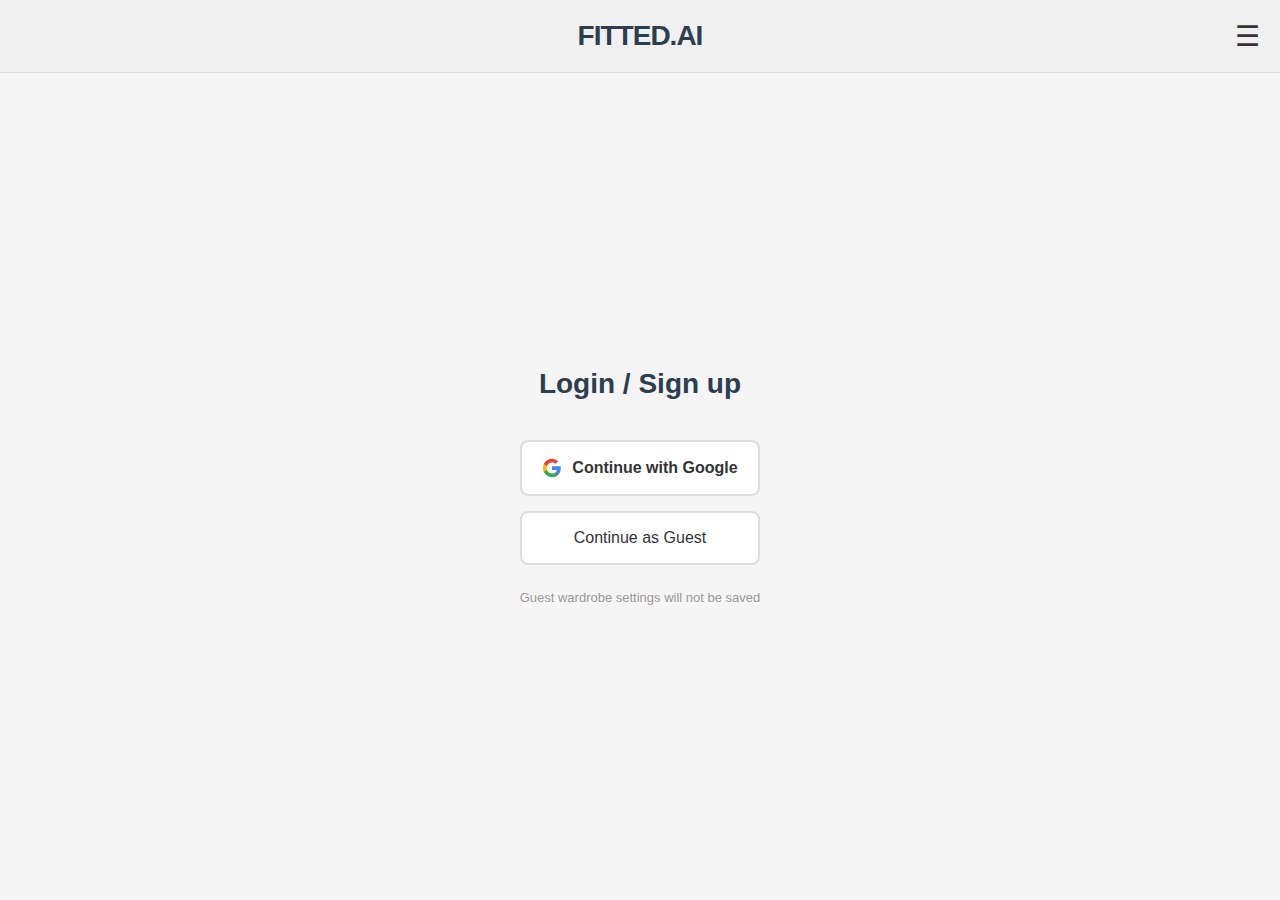
<file: index.html>
<!DOCTYPE html>
<html lang="en">
<head>
    <meta charset="UTF-8">
    <meta name="viewport" content="width=device-width, initial-scale=1.0">
    <title>FITTED.AI - Login/Sign Up</title>
    <style>
        * {
            margin: 0;
            padding: 0;
            box-sizing: border-box;
        }

        body {
            font-family: -apple-system, BlinkMacSystemFont, 'Segoe UI', Roboto, Oxygen, Ubuntu, Cantarell, sans-serif;
            background-color: #f5f5f5;
            color: #333;
            display: flex;
            flex-direction: column;
            min-height: 100vh;
        }

        .header {
            background-color: #f0f0f0;
            padding: 20px;
            display: flex;
            justify-content: center;
            align-items: center;
            border-bottom: 1px solid #ddd;
            position: relative;
        }

        .logo {
            font-size: 28px;
            font-weight: 900;
            letter-spacing: -1px;
            color: #2c3e50;
        }

        .menu-icon {
            font-size: 28px;
            cursor: pointer;
            position: absolute;
            right: 20px;
        }

        .container {
            max-width: 400px;
            margin: auto;
            padding: 40px 20px;
            flex: 1;
            display: flex;
            flex-direction: column;
            justify-content: center;
        }

        .title {
            text-align: center;
            font-size: 28px;
            font-weight: 600;
            margin-bottom: 40px;
            color: #2c3e50;
        }

        .button-container {
            display: flex;
            flex-direction: column;
            gap: 15px;
        }

        .login-btn {
            width: 100%;
            padding: 16px;
            border-radius: 8px;
            font-size: 16px;
            font-weight: normal;
            cursor: pointer;
            transition: all 0.2s;
            display: flex;
            align-items: center;
            justify-content: center;
            gap: 10px;
            border: none;
        }

        .google-btn {
            background-color: white;
            color: #333;
            border: 2px solid #ddd;
            font-weight: 600;
        }

        .google-btn:hover {
            background-color: #f8f8f8;
            border-color: #ccc;
        }

        .guest-btn {
            background-color: white;
            color: #333;
            border: 2px solid #ddd;
        }

        .guest-btn:hover {
            background-color: #f8f8f8;
            border-color: #ccc;
        }

        .google-icon {
            width: 20px;
            height: 20px;
        }

        .disclaimer {
            text-align: center;
            font-size: 13px;
            color: #999;
            margin-top: 10px;
            font-weight: 300;
        }
    </style>
</head>
<body>
    <div class="header">
        <div class="logo">FITTED.AI</div>
        <div class="menu-icon">☰</div>
    </div>

    <div class="container">
        <h1 class="title">Login / Sign up</h1>

        <div class="button-container">
            <button class="login-btn google-btn" id="google-login">
                <svg class="google-icon" viewBox="0 0 24 24" xmlns="http://www.w3.org/2000/svg">
                    <path d="M22.56 12.25c0-.78-.07-1.53-.2-2.25H12v4.26h5.92c-.26 1.37-1.04 2.53-2.21 3.31v2.77h3.57c2.08-1.92 3.28-4.74 3.28-8.09z" fill="#4285F4"/>
                    <path d="M12 23c2.97 0 5.46-.98 7.28-2.66l-3.57-2.77c-.98.66-2.23 1.06-3.71 1.06-2.86 0-5.29-1.93-6.16-4.53H2.18v2.84C3.99 20.53 7.7 23 12 23z" fill="#34A853"/>
                    <path d="M5.84 14.09c-.22-.66-.35-1.36-.35-2.09s.13-1.43.35-2.09V7.07H2.18C1.43 8.55 1 10.22 1 12s.43 3.45 1.18 4.93l2.85-2.22.81-.62z" fill="#FBBC05"/>
                    <path d="M12 5.38c1.62 0 3.06.56 4.21 1.64l3.15-3.15C17.45 2.09 14.97 1 12 1 7.7 1 3.99 3.47 2.18 7.07l3.66 2.84c.87-2.6 3.3-4.53 6.16-4.53z" fill="#EA4335"/>
                </svg>
                Continue with Google
            </button>

            <button class="login-btn guest-btn" id="guest-login">
                Continue as Guest
            </button>

            <p class="disclaimer">Guest wardrobe settings will not be saved</p>
        </div>
    </div>

    <script>
        // Google login handler
        document.getElementById('google-login').addEventListener('click', function() {
            // TODO: Implement Google OAuth
            console.log('Google login clicked');
            alert('Google login coming soon!');
        });

        // Guest login handler
        document.getElementById('guest-login').addEventListener('click', function() {
            // Mark as guest and redirect to wardrobe
            sessionStorage.setItem('userType', 'guest');
            window.location.href = 'wardrobe.html';
        });
    </script>
</body>
</html>
</file>
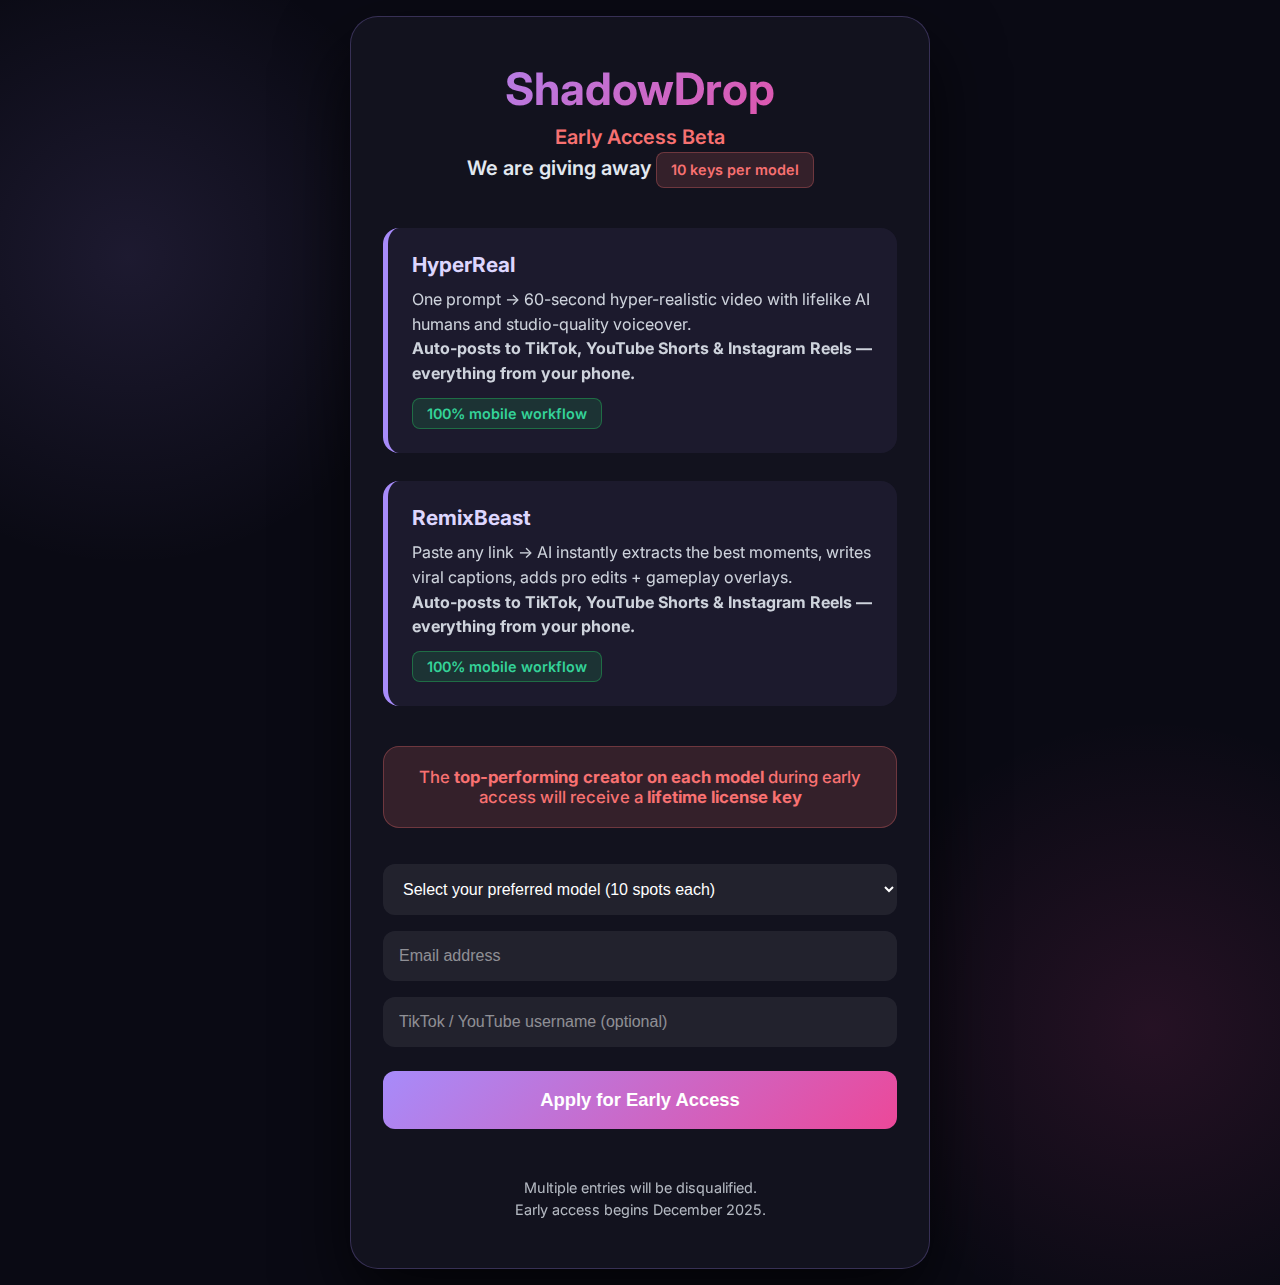
<file: Index.html>
<!DOCTYPE html>
<html lang="en">
<head>
  <meta charset="UTF-8" />
  <meta name="viewport" content="width=device-width, initial-scale=1.0"/>
  <title>ShadowDrop – Early Access Beta</title>
  <meta name="description" content="Only 10 early access keys per model. Top performers win lifetime access."/>
  <link href="https://fonts.googleapis.com/css2?family=Inter:wght@400;500;600;700&display=swap" rel="stylesheet"/>
  
  <style>
    :root {
      --bg: #0a0a14;
      --card: #12121e;
      --text: #e2e8f0;
      --accent: #a78bfa;
      --gradient: linear-gradient(135deg, #a78bfa, #ec4899);
      --red: #f87171;
    }
    * { margin:0; padding:0; box-sizing:border-box; }
    body {
      font-family: 'Inter', sans-serif;
      background: var(--bg);
      color: var(--text);
      min-height: 100vh;
      display: flex;
      align-items: center;
      justify-content: center;
      padding: 16px;
      background-image: radial-gradient(circle at 10% 20%, rgba(167,139,250,0.12) 0%, transparent 20%),
                        radial-gradient(circle at 90% 80%, rgba(236,72,153,0.12) 0%, transparent 20%);
    }
    .container {
      max-width: 580px;
      width: 100%;
      background: var(--card);
      border-radius: 28px;
      padding: 48px 32px;
      text-align: center;
      border: 1px solid rgba(167,139,250,0.25);
      box-shadow: 0 30px 70px rgba(0,0,0,0.7);
    }
    h1 {
      font-size: 2.8rem;
      margin-bottom: 8px;
      background: var(--gradient);
      -webkit-background-clip: text;
      -webkit-text-fill-color: transparent;
      font-weight: 700;
      line-height: 1.1;
    }
    .subtitle {
      font-size: 1.25rem;
      font-weight: 600;
      line-height: 1.5;
      margin-bottom: 36px;
    }
    .early-access { color: var(--red); }
    .limited {
      display: inline-block;
      background: rgba(248,113,113,0.15);
      color: var(--red);
      padding: 6px 14px;
      border-radius: 8px;
      font-weight: 600;
      font-size: 0.9rem;
      border: 1px solid rgba(248,113,113,0.3);
    }
    .mobile-badge {
      display: inline-block;
      background: rgba(34,197,94,0.15);
      color: #34d399;
      padding: 6px 14px;
      border-radius: 8px;
      font-weight: 600;
      font-size: 0.9rem;
      border: 1px solid rgba(34,197,94,0.4);
      margin-top: 12px;
    }
    .projects { display: grid; gap: 28px; margin: 40px 0; }
    .project {
      background: rgba(167,139,250,0.07);
      padding: 24px;
      border-radius: 16px;
      border-left: 5px solid var(--accent);
      text-align: left;
    }
    .project h3 { font-size: 1.3rem; margin-bottom: 10px; color: #ddd6fe; }
    .project p { font-size: 1rem; opacity: 0.9; line-height: 1.55; }
    .prize {
      background: rgba(248,113,113,0.15);
      border: 1px solid rgba(248,113,113,0.3);
      padding: 20px;
      border-radius: 16px;
      margin: 36px 0;
      font-weight: 500;
      font-size: 1.05rem;
      color: var(--red);
    }
    .prize strong { color: var(--red); font-weight: 700; }
    form { display: flex; flex-direction: column; gap: 16px; margin-top: 20px; }
    select, input {
      padding: 16px;
      border-radius: 12px;
      border: none;
      background: rgba(255,255,255,0.07);
      color: white;
      font-size: 1rem;
    }
    select { cursor: pointer; }
    input::placeholder { color: rgba(255,255,255,0.5); }
    button {
      padding: 18px;
      border-radius: 12px;
      background: var(--gradient);
      color: white;
      font-weight: 600;
      font-size: 1.15rem;
      border: none;
      cursor: pointer;
      transition: all 0.3s;
      margin-top: 8px;
    }
    button:hover { transform: translateY(-3px); box-shadow: 0 20px 40px rgba(167,139,250,0.3); }
    .success { display:none; color:#34d399; font-weight:600; font-size:1.35rem; margin-top:24px; }
    .footer { margin-top: 48px; font-size: 0.9rem; opacity: 0.78; line-height: 1.5; }

    /* Mobile-first responsive adjustments */
    @media (max-width: 480px) {
      .container { padding: 40px 24px; border-radius: 20px; }
      h1 { font-size: 2.4rem; }
      .subtitle { font-size: 1.15rem; }
      .project { padding: 20px; }
      .project h3 { font-size: 1.25rem; }
      .project p { font-size: 0.95rem; }
      .prize { padding: 18px; font-size: 1rem; }
      button { font-size: 1.1rem; padding: 16px; }
    }
  </style>
</head>
<body>
  <div class="container">
    <h1>ShadowDrop</h1>
    
    <p class="subtitle">
      <span class="early-access">Early Access Beta</span><br>
      We are giving away <span class="limited">10 keys per model</span>
    </p>

    <div class="projects">
      <div class="project">
        <h3>HyperReal</h3>
        <p>One prompt → 60-second hyper-realistic video with lifelike AI humans and studio-quality voiceover.<br>
        <strong>Auto-posts to TikTok, YouTube Shorts & Instagram Reels — everything from your phone.</strong></p>
        <div class="mobile-badge">100% mobile workflow</div>
      </div>
      <div class="project">
        <h3>RemixBeast</h3>
        <p>Paste any link → AI instantly extracts the best moments, writes viral captions, adds pro edits + gameplay overlays.<br>
        <strong>Auto-posts to TikTok, YouTube Shorts & Instagram Reels — everything from your phone.</strong></p>
        <div class="mobile-badge">100% mobile workflow</div>
      </div>
    </div>

    <div class="prize">
      The <strong>top-performing creator on each model</strong> during early access will receive a <strong>lifetime license key</strong>
    </div>

    <form id="whitelistForm">
      <select name="model" required>
        <option value="" disabled selected>Select your preferred model (10 spots each)</option>
        <option value="HyperReal">HyperReal – Realistic 60-second videos</option>
        <option value="Remix Beast">Remix Beast – Link to instant viral short</option>
      </select>
      <input type="email" name="email" placeholder="Email address" required />
      <input type="text" name="username" placeholder="TikTok / YouTube username (optional)" />
      <button type="submit">Apply for Early Access</button>
    </form>

    <div class="success" id="successMsg">
      Application received. We’ll contact selected testers soon.
    </div>

    <div class="footer">
      Multiple entries will be disqualified.<br>
      Early access begins December 2025.
    </div>
  </div>

  <script>
    const form = document.getElementById('whitelistForm');
    const success = document.getElementById('successMsg');
    
    form.addEventListener('submit', async (e) => {
      e.preventDefault();
      await fetch('https://usebasin.com/f/3d9a1f7c8e2b', {
        method: 'POST',
        body: new FormData(form)
      });
      form.style.display = 'none';
      success.style.display = 'block';
    });
  </script>
</body>
</html>
</file>
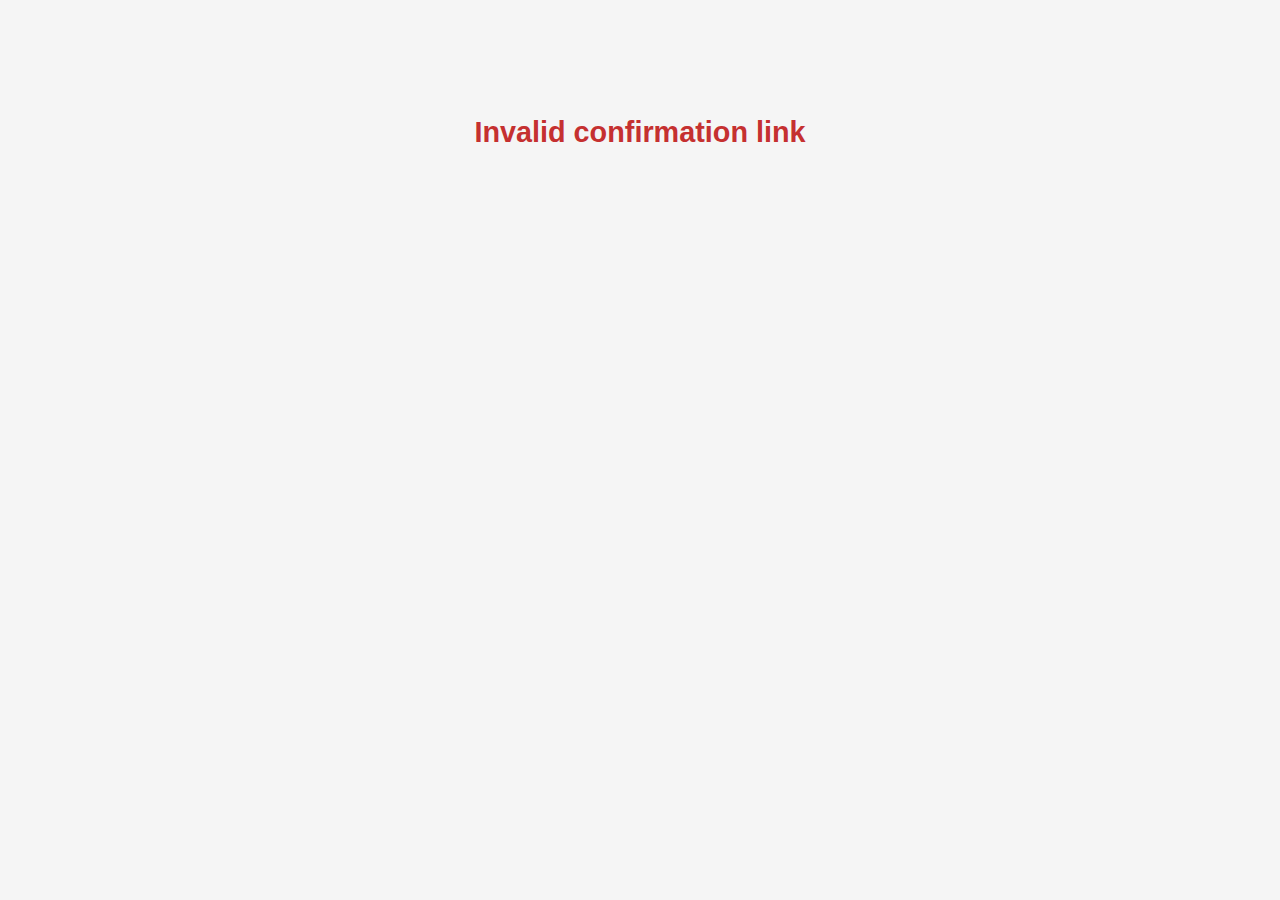
<file: confirm-success.html>
<!DOCTYPE html>
<html lang="en">
<head>
  <meta charset="UTF-8" />
  <meta name="viewport" content="width=device-width, initial-scale=1.0" />
  <title>Fitted – Email Confirmed!</title>
  <meta name="description" content="Your Fitted waitlist spot is confirmed. Start referring friends!" />
  <style>
    body {
      margin: 0;
      font-family: -apple-system, BlinkMacSystemFont, 'Segoe UI', Roboto, sans-serif;
      background: #f5f5f5;
      color: #333;
      display: flex;
      flex-direction: column;
      align-items: center;
      padding: 1rem;
    }
    .container {
      width: 100%;
      max-width: 420px;
      background: white;
      border-radius: 20px;
      overflow: hidden;
      box-shadow: 0 10px 30px rgba(0,0,0,0.1);
    }
    header {
      text-align: center;
      padding: 2rem 1rem 1.5rem;
      background: #000;
      color: white;
    }
    h1 {
      font-size: 1.8rem;
      margin: 0;
      font-weight: bold;
    }
    .subtitle {
      font-size: 1.1rem;
      margin: 0.5rem 0 0;
      opacity: 0.9;
    }
    .success-section {
      padding: 1.5rem 1rem 2rem;
      text-align: center;
    }
    .success-icon {
      font-size: 4.5rem;
      margin-bottom: 1rem;
    }
    .share-section {
      padding: 1.5rem 1rem;
      background: #f0f8ff;
      border-top: 1px solid #eee;
      text-align: center; /* Center all content */
    }
    .share-title {
      font-size: 1.3rem;
      font-weight: bold;
      margin-bottom: 1.2rem;
    }
    .ref-code {
      font-family: monospace;
      font-size: 1.5rem;
      font-weight: bold;
      background: #000;
      color: white;
      padding: 0.8rem 1.4rem;
      border-radius: 12px;
      display: inline-block;
      margin: 1rem 0;
    }
    .link-box {
      position: relative;
      max-width: 100%;
      margin: 1.5rem auto 0 auto;
      display: inline-block;
      width: 90%;
    }
    .link-input {
      width: 100%;
      padding: 1rem 3.5rem 1rem 1rem;
      background: #f0f0f0;
      border: none;
      border-radius: 12px;
      font-size: 0.95rem;
      color: #333;
      word-break: break-all;
      box-sizing: border-box;
    }
    .copy-icon {
      position: absolute;
      right: 10px;
      top: 50%;
      transform: translateY(-50%);
      width: 24px;
      height: 24px;
      cursor: pointer;
      opacity: 0.7;
    }
    .copy-icon:hover {
      opacity: 1;
    }
    .copy-message {
      margin-top: 0.8rem;
      font-weight: bold;
      color: #2e8b57;
      opacity: 0;
      transition: opacity 0.3s;
    }
    .copy-message.show {
      opacity: 1;
    }
    .share-buttons {
      display: flex;
      justify-content: center;
      gap: 1rem;
      margin-top: 1.5rem;
      flex-wrap: wrap;
    }
    .share-btn {
      padding: 0.8rem 1.2rem;
      border-radius: 30px;
      font-weight: bold;
      text-decoration: none;
      font-size: 0.95rem;
      display: flex;
      align-items: center;
      gap: 0.5rem;
    }
    .twitter { background: #1DA1F2; color: white; }
    .facebook { background: #1877F2; color: white; }
    .whatsapp { background: #25D366; color: white; }

    .ref-stats-section {
      padding: 1.5rem 1rem;
      background: #f9f9f9;
      border-top: 1px solid #eee;
    }
    .ref-stats-title {
      font-size: 1.3rem;
      font-weight: bold;
      text-align: center;
      margin-bottom: 1rem;
    }
    .stats-grid {
      display: grid;
      grid-template-columns: 1fr 1fr;
      gap: 1rem;
      margin-bottom: 1.5rem;
    }
    .stat-item {
      background: white;
      padding: 1rem;
      border-radius: 12px;
      text-align: center;
      box-shadow: 0 2px 8px rgba(0,0,0,0.05);
    }
    .stat-label {
      font-size: 0.9rem;
      color: #666;
    }
    .stat-value {
      font-size: 2rem;
      font-weight: bold;
      margin-top: 0.5rem;
    }
    .milestones {
      display: flex;
      flex-direction: column;
      gap: 1rem;
    }
    .milestone {
      display: flex;
      align-items: center;
      justify-content: space-between;
      padding: 1rem;
      background: white;
      border-radius: 12px;
      box-shadow: 0 2px 8px rgba(0,0,0,0.05);
    }
    .milestone-left {
      display: flex;
      align-items: center;
      gap: 1rem;
    }
    .milestone-check {
      font-size: 1.5rem;
    }
    .milestone-text {
      font-weight: 600;
    }
    .milestone-gems {
      display: flex;
      align-items: center;
      gap: 0.5rem;
      font-weight: bold;
    }
    .small-gem {
      width: 24px;
      height: 24px;
    }
    .milestone-button {
      padding: 0.6rem 1.2rem;
      border-radius: 30px;
      font-weight: bold;
      font-size: 0.9rem;
    }
    .claimed { background: #e0e0e0; color: #999; }
    .locked { background: #f0f0f0; color: #aaa; }

    /* Big Back to Leaderboard Button */
    .leaderboard-btn-section {
      padding: 1.5rem 1rem;
      text-align: center;
    }
    .leaderboard-btn {
      display: inline-block;
      background: #000;
      color: white;
      font-weight: bold;
      font-size: 1.2rem;
      padding: 1.2rem 2rem;
      border-radius: 12px;
      text-decoration: none;
      box-shadow: 0 4px 12px rgba(0,0,0,0.15);
      transition: transform 0.2s;
    }
    .leaderboard-btn:hover {
      transform: translateY(-2px);
    }

    footer {
      text-align: center;
      padding: 2rem 1rem;
      color: #888;
      font-size: 0.9rem;
    }
    a {
      color: #ff4e4e;
      text-decoration: none;
    }
  </style>
</head>
<body>
  <div class="container">
    <header>
      <h1>Email Confirmed! 🎉</h1>
      <p class="subtitle">Your Fitted spot is secured</p>
    </header>

    <div class="success-section">
      <div class="success-icon">✅</div>
      <h2>Congratulations!</h2>
      <p>You’re officially on the Fitted waitlist.<br>Now invite friends to climb the leaderboard!</p>
    </div>

    <div class="share-section">
      <div class="share-title">Share Your Referral Link</div>
      <div class="ref-code" id="ref-code">Loading...</div>

      <div class="link-box">
        <div class="link-input" id="share-link">Loading...</div>
        <svg class="copy-icon" id="copy-btn" viewBox="0 0 24 24" fill="none" stroke="#333" stroke-width="2" stroke-linecap="round" stroke-linejoin="round">
          <rect x="9" y="9" width="13" height="13" rx="2" ry="2"></rect>
          <path d="M5 15H4a2 2 0 0 1-2-2V4a2 2 0 0 1 2-2h9a2 2 0 0 1 2 2v1"></path>
        </svg>
      </div>
      <div class="copy-message" id="copy-message">Copied to clipboard!</div>

      <div class="share-buttons">
        <a href="#" class="share-btn twitter" id="twitter-share">
          <svg width="20" height="20" viewBox="0 0 24 24" fill="white"><path d="M18.244 2.25h3.308l-7.227 8.26 8.502 11.24H16.17l-5.214-6.817L4.99 21.75H1.68l7.73-8.835L1.254 2.25H8.08l4.713 6.231zm-1.161 17.52h1.833L7.084 4.126H5.117z"/></svg>
          Share on X
        </a>
        <a href="#" class="share-btn facebook" id="facebook-share">
          <svg width="20" height="20" viewBox="0 0 24 24" fill="white"><path d="M24 12.073c0-6.627-5.373-12-12-12s-12 5.373-12 12c0 5.99 4.388 10.954 10.125 11.854v-8.385H7.078v-3.47h3.047V9.43c0-3.007 1.792-4.669 4.533-4.669 1.312 0 2.686.235 2.686.235v2.953H15.83c-1.491 0-1.956.925-1.956 1.874v2.25h3.328l-.532 3.47h-2.796v8.385C19.612 23.027 24 18.062 24 12.073z"/></svg>
          Facebook
        </a>
        <a href="#" class="share-btn whatsapp" id="whatsapp-share">
          <svg width="20" height="20" viewBox="0 0 24 24" fill="white"><path d="M17.472 14.382c-.297-.149-1.758-.867-2.03-.967-.273-.099-.471-.148-.67.15-.197.297-.767.966-.94 1.164-.173.199-.347.223-.644.075-.297-.15-1.255-.463-2.39-1.475-.883-.788-1.48-1.761-1.653-2.059-.173-.297-.018-.458.13-.606.134-.133.298-.347.446-.52.149-.174.198-.298.298-.497.099-.198.05-.371-.025-.52-.075-.149-.669-1.612-.916-2.207-.242-.579-.487-.5-.669-.51-.173-.008-.371-.01-.57-.01-.198 0-.52.074-.792.372-.272.297-1.04 1.016-1.04 2.479 0 1.462 1.065 2.875 1.213 3.074.149.198 2.096 3.2 5.077 4.487.709.306 1.262.489 1.694.626.712.226 1.36.194 1.872.118.571-.085 1.758-.719 2.006-1.413.248-.695.248-1.289.173-1.413-.074-.124-.272-.198-.57-.347m-5.421 7.403h-.004a9.87 9.87 0 01-5.031-1.378l-.361-.214-3.741.982 1.002-3.638-.235-.374a9.86 9.86 0 01-1.51-5.26c.001-5.45 4.436-9.884 9.888-9.884 2.64 0 5.122 1.03 6.988 2.898a9.825 9.825 0 012.893 6.994c-.003 5.45-4.437 9.884-9.885 9.884m8.413-18.297A11.815 11.815 0 0012.05 0C5.495 0 .16 5.335.157 11.892c0 2.096.547 4.142 1.588 5.945L.057 24l6.305-1.654a11.882 11.882 0 005.683 1.448h.005c6.554 0 11.89-5.335 11.893-11.893A11.821 11.821 0 0020.884 3.488"/></svg>
          WhatsApp
        </a>
      </div>
    </div>

    <div class="ref-stats-section">
      <div class="ref-stats-title">Your Referral Stats</div>
      <div class="stats-grid">
        <div class="stat-item">
          <div class="stat-label">Your Rank</div>
          <div class="stat-value" id="user-rank">—</div>
        </div>
        <div class="stat-item">
          <div class="stat-label">Referrals</div>
          <div class="stat-value" id="user-referrals">0</div>
        </div>
      </div>

      <div class="milestones">
        <div class="milestone">
          <div class="milestone-left">
            <span class="milestone-check">✓</span>
            <span class="milestone-text">Email Confirmed</span>
          </div>
          <div class="milestone-gems">
            500
            <img src="https://www.shutterstock.com/image-vector/blue-diamond-icon-polygonal-gem-260nw-2535489491.jpg" alt="Gem" class="small-gem">
          </div>
          <div class="milestone-button claimed">Claimed!</div>
        </div>
        <div class="milestone">
          <div class="milestone-left">
            <span class="milestone-check"></span>
            <span class="milestone-text">3 Referrals</span>
          </div>
          <div class="milestone-gems">
            500
            <img src="https://www.shutterstock.com/image-vector/blue-diamond-icon-polygonal-gem-260nw-2535489491.jpg" alt="Gem" class="small-gem">
          </div>
          <div class="milestone-button locked">Locked</div>
        </div>
        <div class="milestone">
          <div class="milestone-left">
            <span class="milestone-check"></span>
            <span class="milestone-text">10 Referrals</span>
          </div>
          <div class="milestone-gems">
            2,000
            <img src="https://www.shutterstock.com/image-vector/blue-diamond-icon-polygonal-gem-260nw-2535489491.jpg" alt="Gem" class="small-gem">
          </div>
          <div class="milestone-button locked">Locked</div>
        </div>
        <div class="milestone">
          <div class="milestone-left">
            <span class="milestone-check"></span>
            <span class="milestone-text">25 Referrals</span>
          </div>
          <div class="milestone-gems">
            10,000
            <img src="https://www.shutterstock.com/image-vector/blue-diamond-icon-polygonal-gem-260nw-2535489491.jpg" alt="Gem" class="small-gem">
          </div>
          <div class="milestone-button locked">Locked</div>
        </div>
        <div class="milestone">
          <div class="milestone-left">
            <span class="milestone-check"></span>
            <span class="milestone-text">50 Referrals</span>
          </div>
          <div class="milestone-gems">
            25,000
            <img src="https://www.shutterstock.com/image-vector/blue-diamond-icon-polygonal-gem-260nw-2535489491.jpg" alt="Gem" class="small-gem">
          </div>
          <div class="milestone-button locked">Locked</div>
        </div>
      </div>
    </div>

    <!-- Big Back to Leaderboard Button -->
    <div class="leaderboard-btn-section">
      <a href="https://highstakes-ai.github.io/Odysseus/leaderboard" class="leaderboard-btn">
        Back to Leaderboard
      </a>
    </div>
  </div>

  <footer>
    <a href="/">Home</a>
  </footer>

  <script>
    const urlParams = new URLSearchParams(window.location.search);
    const userCode = urlParams.get('code');

    if (!userCode) {
      document.body.innerHTML = "<h1 style='text-align:center;margin-top:100px;color:#c53030;'>Invalid confirmation link</h1>";
    } else {
      document.getElementById('ref-code').textContent = userCode;

      const fullLink = `https://highstakes-ai.github.io/Odysseus/leaderboard?ref=${userCode}`;
      document.getElementById('share-link').textContent = fullLink;

      const shareMessage = "Fitted is the AI that finally understands your style. No more endless scrolling. Join the waitlist with my link for early access:";

      document.getElementById('copy-btn').addEventListener('click', () => {
        navigator.clipboard.writeText(`${shareMessage}\n\n${fullLink}`);
        const msg = document.getElementById('copy-message');
        msg.classList.add('show');
        setTimeout(() => msg.classList.remove('show'), 2000);
      });

      const encodedMessage = encodeURIComponent(shareMessage);
      const encodedLink = encodeURIComponent(fullLink);

      document.getElementById('twitter-share').href = `https://twitter.com/intent/tweet?text=${encodedMessage}&url=${encodedLink}`;
      document.getElementById('facebook-share').href = `https://www.facebook.com/sharer/sharer.php?u=${encodedLink}`;
      document.getElementById('whatsapp-share').href = `https://wa.me/?text=${encodedMessage}%20${encodedLink}`;

      // Placeholder stats (replace with real fetch if needed)
      async function loadStats() {
        try {
          const res = await fetch('https://fitted.aihighstakes.workers.dev/leaderboard');
          const users = await res.json();
          document.getElementById('user-referrals').textContent = 0; // Placeholder
          document.getElementById('user-rank').textContent = users.length ? users.length + 1 : 1;
        } catch {
          document.getElementById('user-rank').textContent = "—";
        }
      }
      loadStats();
    }
  </script>
</body>
</html>
</file>
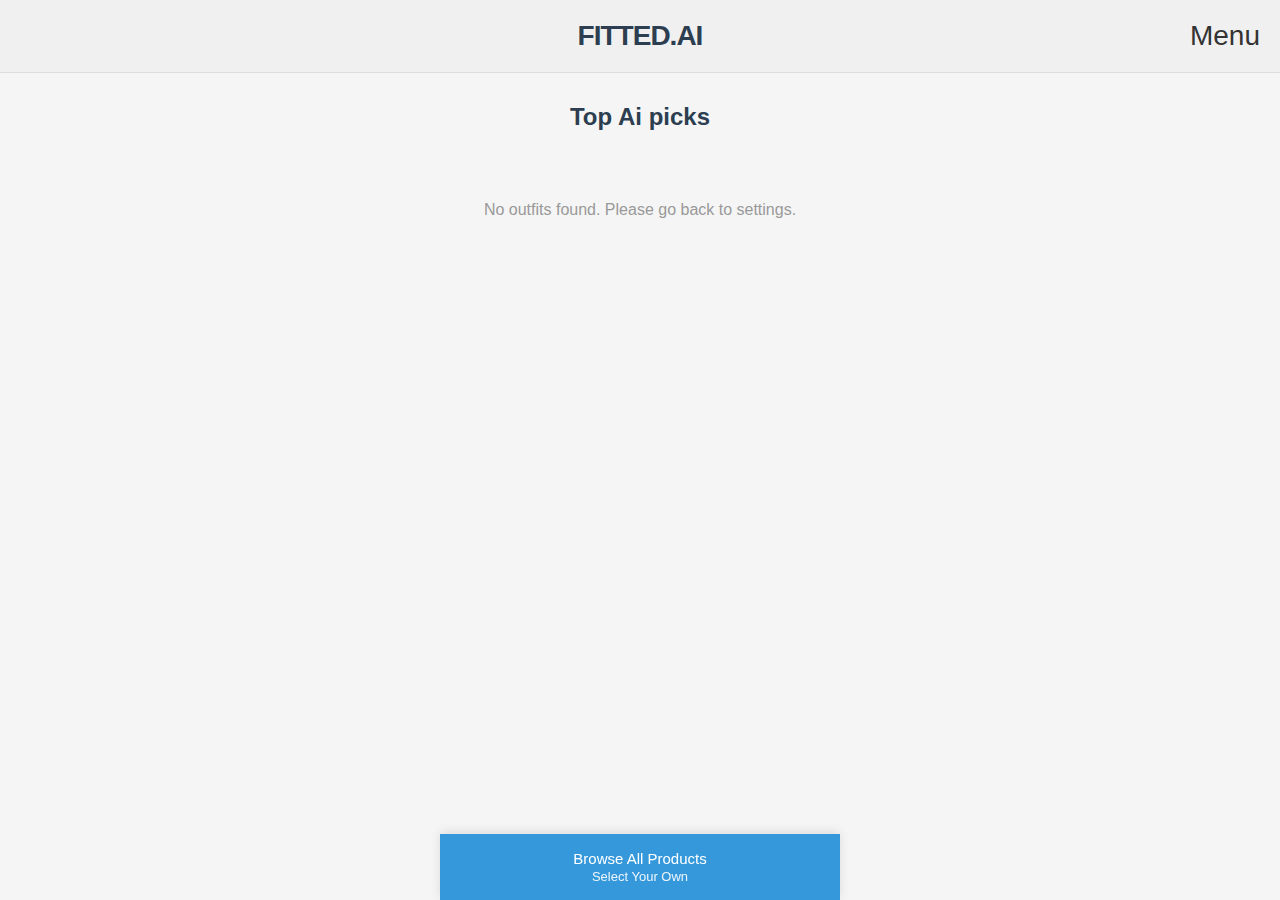
<file: explore.html>
<!DOCTYPE html>
<html lang="en">
<head>
    <meta charset="UTF-8">
    <meta name="viewport" content="width=device-width, initial-scale=1.0">
    <title>FITTED.AI - Top AI Picks</title>
    <style>
        * {
            margin: 0;
            padding: 0;
            box-sizing: border-box;
        }
        body {
            font-family: -apple-system, BlinkMacSystemFont, 'Segoe UI', Roboto, Oxygen, Ubuntu, Cantarell, sans-serif;
            background-color: #f5f5f5;
            color: #333;
            padding-bottom: 80px;
        }
        .header {
            background-color: #f0f0f0;
            padding: 20px;
            display: flex;
            justify-content: center;
            align-items: center;
            border-bottom: 1px solid #ddd;
            position: relative;
        }
        .logo {
            font-size: 28px;
            font-weight: 900;
            letter-spacing: -1px;
            color: #2c3e50;
        }
        .menu-icon {
            font-size: 28px;
            cursor: pointer;
            position: absolute;
            right: 20px;
        }
        .page-title {
            text-align: center;
            font-size: 24px;
            font-weight: 600;
            margin: 30px 0;
            color: #2c3e50;
        }
        .store-module {
            max-width: 400px;
            margin: 0 auto 40px;
            padding: 20px;
            background-color: white;
            border-radius: 12px;
            box-shadow: 0 2px 8px rgba(0,0,0,0.1);
        }
        .user-budget {
            display: flex;
            justify-content: space-between;
            align-items: center;
            margin-bottom: 20px;
            padding-bottom: 15px;
            border-bottom: 2px solid #eee;
        }
        .store-name {
            font-size: 18px;
            font-weight: 600;
        }
        .store-status {
            font-size: 14px;
            font-weight: 300;
            color: #999;
            margin-left: 8px;
        }
        .total-price {
            font-size: 20px;
            font-weight: 700;
            color: #2c3e50;
        }
        .products-grid {
            display: flex;
            flex-direction: column;
            gap: 15px;
            margin-bottom: 20px;
        }
        .product-card {
            background-color: #e8e8e8;
            border-radius: 12px;
            padding: 15px;
            display: flex;
            align-items: center;
            gap: 15px;
            cursor: pointer;
            transition: transform 0.2s;
        }
        .product-card:hover {
            transform: translateX(2px);
        }
        .product-image {
            width: 80px;
            height: 80px;
            display: flex;
            align-items: center;
            justify-content: center;
            flex-shrink: 0;
            overflow: hidden;
            border-radius: 8px;
            background-color: #fff;
        }
        .product-image img {
            width: 100%;
            height: 100%;
            object-fit: cover;
        }
        .product-info {
            flex-grow: 1;
        }
        .product-name {
            font-size: 13px;
            font-weight: 500;
            margin-bottom: 5px;
            color: #555;
        }
        .product-price {
            font-size: 14px;
            font-weight: 600;
            color: #333;
        }
        .more-options {
            color: #999;
            font-size: 14px;
            margin-bottom: 15px;
        }
        .budget-buttons {
            display: grid;
            grid-template-columns: 1fr 1fr;
            gap: 12px;
            margin-bottom: 15px;
        }
        .budget-btn {
            background-color: white;
            border: 2px solid #333;
            padding: 12px 20px;
            border-radius: 8px;
            font-size: 15px;
            font-weight: normal;
            cursor: pointer;
            display: flex;
            align-items: center;
            justify-content: center;
            gap: 8px;
            transition: all 0.2s;
        }
        .budget-btn:hover {
            background-color: #f8f8f8;
        }
        .budget-btn.active {
            background-color: #3498db;
            border-color: #3498db;
            color: white;
        }
        .add-to-cart {
            width: 100%;
            background-color: #2c3e50;
            color: white;
            border: none;
            padding: 16px;
            border-radius: 8px;
            font-size: 16px;
            font-weight: 600;
            cursor: pointer;
            transition: background-color 0.2s;
        }
        .add-to-cart:hover {
            background-color: #1a252f;
        }
        .browse-btn {
            position: fixed;
            bottom: 0;
            left: 0;
            right: 0;
            max-width: 400px;
            margin: 0 auto;
            background-color: #3498db;
            color: white;
            border: none;
            padding: 16px;
            border-radius: 0;
            font-size: 15px;
            font-weight: normal;
            cursor: pointer;
            transition: background-color 0.2s;
            box-shadow: 0 -2px 10px rgba(0,0,0,0.1);
            z-index: 100;
        }
        .browse-btn:hover {
            background-color: #2980b9;
        }
        .loading {
            text-align: center;
            padding: 40px;
            color: #999;
        }
        .no-data {
            text-align: center;
            padding: 40px;
            color: #999;
        }
    </style>
</head>
<body>
    <div class="header">
        <div class="logo">FITTED.AI</div>
        <div class="menu-icon">Menu</div>
    </div>
    <h1 class="page-title">Top Ai picks</h1>
    <div id="modules-container">
        <div class="loading">Loading your outfits...</div>
    </div>
    <button class="browse-btn" id="browse-all-btn">
        Browse All Products<br>
        <span style="font-size: 13px; opacity: 0.9;">Select Your Own</span>
    </button>
    <script>
        // Calculate total price
        function calculateTotal(items) {
            return items.reduce((sum, item) => {
                const price = parseFloat(item.price) || 0;
                return sum + price;
            }, 0).toFixed(2);
        }
        // Render products
        function renderProducts(items) {
            return items.map(item => `
                <div class="product-card" onclick="window.open('${item.link}', '_blank')">
                    <div class="product-image">
                        ${item.image ? `<img src="${item.image}" alt="${item.title}">` : 'Shirt'}
                    </div>
                    <div class="product-info">
                        <div class="product-name">${item.title}</div>
                        <div class="product-price">$${item.price}</div>
                    </div>
                </div>
            `).join('');
        }
        // Create a store module
        function createStoreModule(storeUrl, storeData) {
            const storeName = storeUrl;
            const recommended = storeData.recommended || [];
            const underBudget = storeData.under_budget || [];
            const overBudget = storeData.over_budget || [];
           
            const total = calculateTotal(recommended);
           
            const moduleId = `module-${storeName.replace(/[^a-z0-9]/g, '-')}`;
           
            return `
                <div class="store-module" id="${moduleId}" data-current-view="recommended">
                    <div class="user-budget">
                        <div>
                            <span class="store-name">${storeName}</span>
                            <span class="store-status">recommended</span>
                        </div>
                        <div class="total-price">${total}</div>
                    </div>
                    <div class="products-grid">
                        ${renderProducts(recommended)}
                    </div>
                    <div class="more-options">More options from ${storeName}</div>
                    <div class="budget-buttons">
                        <button class="budget-btn" data-type="under" data-module="${moduleId}">
                            Under budget Down Arrow
                        </button>
                        <button class="budget-btn" data-type="over" data-module="${moduleId}">
                            Over budget Up Arrow
                        </button>
                    </div>
                    <button class="add-to-cart" data-store="${storeName}">Add to cart</button>
                </div>
            `;
        }
        // Load and render data
        function loadOutfits() {
            const dataStr = sessionStorage.getItem('outfitData');
           
            if (!dataStr) {
                document.getElementById('modules-container').innerHTML =
                    '<div class="no-data">No outfits found. Please go back to settings.</div>';
                return;
            }
            try {
                const data = JSON.parse(dataStr);
                const container = document.getElementById('modules-container');
               
                window.outfitData = data;
               
                const modules = Object.entries(data)
                    .map(([storeUrl, storeData]) => createStoreModule(storeUrl, storeData))
                    .join('');
               
                container.innerHTML = modules;
               
                document.querySelectorAll('.budget-btn').forEach(btn => {
                    btn.addEventListener('click', handleBudgetClick);
                });
                document.querySelectorAll('.add-to-cart').forEach(btn => {
                    btn.addEventListener('click', handleAddToCart);
                });
               
            } catch (err) {
                console.error('Error loading outfits:', err);
                document.getElementById('modules-container').innerHTML =
                    '<div class="no-data">Error loading outfits. Please try again.</div>';
            }
        }

        // FIXED: Handle budget button clicks — now 100% reliable
        function handleBudgetClick(e) {
            const btn = e.currentTarget;
            const type = btn.dataset.type;
            const moduleId = btn.dataset.module;
            const module = document.getElementById(moduleId);
            const currentView = module.dataset.currentView;

            // DIRECT LOOKUP — this is the key fix
            const storeName = module.querySelector('.store-name').textContent;
            const storeData = window.outfitData[storeName];
            if (!storeData) return;

            let items = [];
            let newView = 'recommended';

            if (currentView === 'recommended') {
                if (type === 'under') {
                    items = storeData.under_budget || [];
                    newView = 'under';
                } else if (type === 'over') {
                    items = storeData.over_budget || [];
                    newView = 'over';
                }
            } else {
                items = storeData.recommended || [];
                newView = 'recommended';
            }

            // Update UI
            module.querySelector('.products-grid').innerHTML = renderProducts(items);
            module.querySelector('.total-price').textContent = calculateTotal(items);
            module.querySelector('.store-status').textContent = 
                newView === 'under' ? 'under budget' : 
                newView === 'over' ? 'over budget' : 'recommended';
            module.dataset.currentView = newView;

            // Update button appearance
            module.querySelectorAll('.budget-btn').forEach(b => {
                b.classList.remove('active');
                if (newView === 'recommended') {
                    b.textContent = b.dataset.type === 'under' ? 'Under budget Down Arrow' : 'Over budget Up Arrow';
                } else {
                    b.textContent = 'Recommended Sparkles';
                }
            });
            btn.classList.add('active');
        }

        // Handle add to cart
        function handleAddToCart(e) {
            const storeName = e.currentTarget.dataset.store;
            alert(`Adding items from ${storeName} to cart!`);
        }

        // Browse button
        document.getElementById('browse-all-btn').addEventListener('click', () => {
            alert('Browse all products coming soon!');
        });

        // Initialize
        loadOutfits();
    </script>
</body>
</html>
</file>
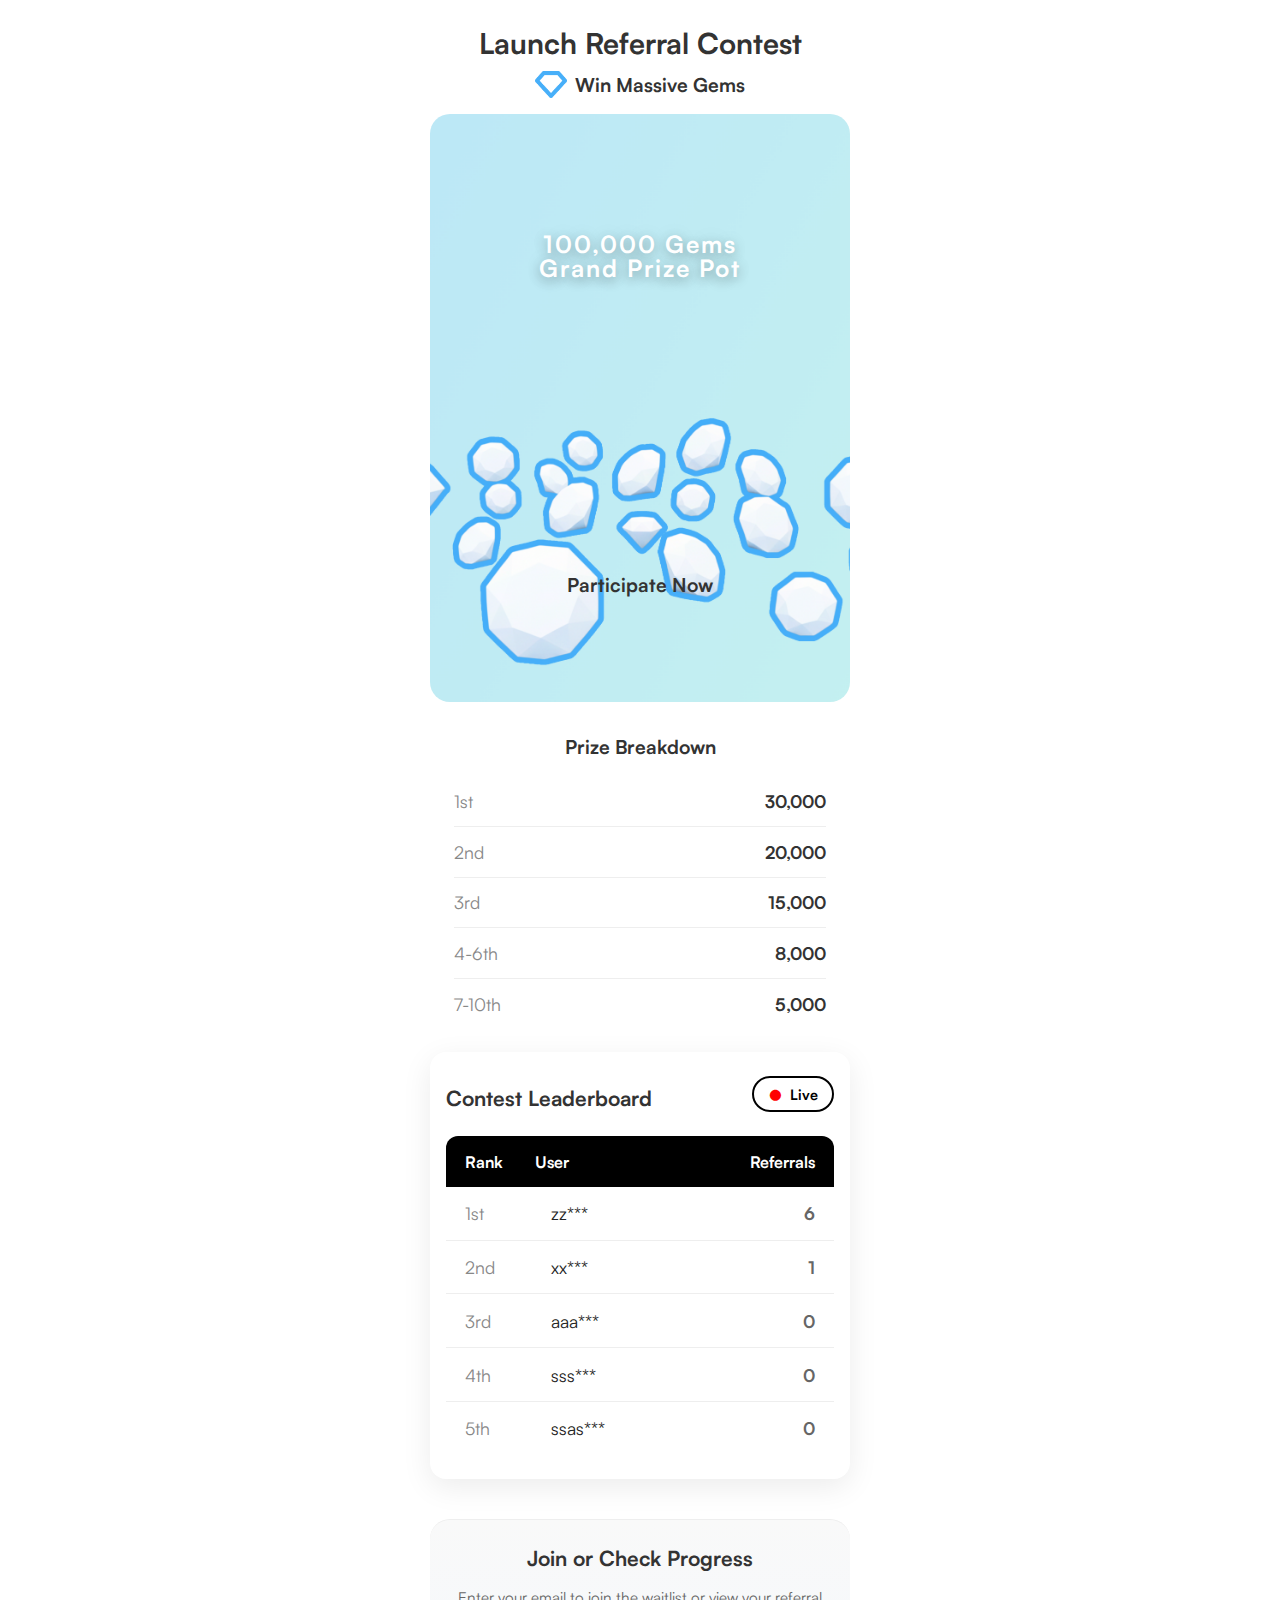
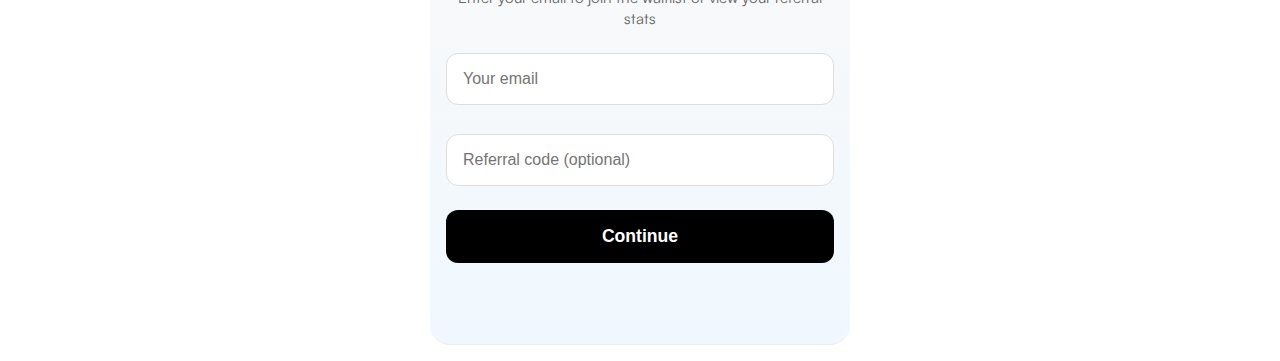
<file: leaderboard.html>
<!DOCTYPE html>
<html lang="en">
<head>
  <meta charset="UTF-8" />
  <meta name="viewport" content="width=device-width, initial-scale=1.0" />
  <title>Fitted Launch Referral Contest</title>
  <meta name="description" content="Join the Fitted referral contest – refer friends to climb the leaderboard and win massive prizes!" />
  <link rel="stylesheet" href="styles.css">
</head>
<body>

  <!-- Load header module -->
  <script src="header.js"></script>
  
  <div class="container">

    <header>
      <h1>Launch Referral Contest</h1>
      
      <div class="subtitle-with-gem">
        <img src="gem.png" alt="Gem" class="small-gem">
        <p class="subtitle">Win Massive Gems</p>
      </div>
    </header>

    <!-- Hero Image Section with Text Overlay -->
    <div class="hero-section">
      <img src="Gems_Scatter_Final.png" alt="Fitted Gems Hero" class="hero-image">

      <!-- Big 100,000 number - outside the glass box -->
      <div class="hero-grand-prize">
        <h1 class="grand-prize-number">100,000 Gems Grand Prize Pot</h1>
      </div>

      <!-- Glass box with "Grand Prize Pot" -->
      <div class="hero-text-overlay">
        <div class="hero-text-box">
          <p class="subtitle">Participate Now</p>
        </div>
      </div>
    </div>
        
    <div class="prize-list">
      <p class="subtitle">Prize Breakdown</p>
      <div class="prize-item">
        <span class="rank-label">1st</span>
        <span class="amount">30,000</span>
      </div>
      <div class="prize-item">
        <span class="rank-label">2nd</span>
        <span class="amount">20,000</span>
      </div>
      <div class="prize-item">
        <span class="rank-label">3rd</span>
        <span class="amount">15,000</span>
      </div>
      <div class="prize-item">
        <span class="rank-label">4-6th</span>
        <span class="amount">8,000</span>
      </div>
      <div class="prize-item">
        <span class="rank-label">7-10th</span>
        <span class="amount">5,000</span>
      </div>
    </div>
    <div class="leaderboard-section">
      <div class="leaderboard-header">
        <div class="lb-title">Contest Leaderboard</div>
        <div class="live-badge">
          Live
        </div>
      </div>
      <div class="leaderboard-table" style="border-radius:0 12px 12px 0;">
        <div class="lb-header">
          <div class="lb-rank">Rank</div>
          <div class="lb-user">User</div>
          <div class="lb-refs">Referrals</div>
        </div>
        <div id="leaderboard-body">
          <div class="loading">Loading live leaderboard...</div>
        </div>
      </div>
    </div>

    <!-- Unified Join / Check Section -->
    <div class="unified-auth-section">
      <div class="auth-title">Join or Check Progress</div>
      <p class="auth-subtitle">Enter your email to join the waitlist or view your referral stats</p>

      <form id="auth-form" class="auth-form">
        <input
          type="email"
          id="auth-email"
          name="email"
          class="email-input"
          placeholder="Your email"
          required
        />
        <input
          type="text"
          id="auth-ref-code"
          class="email-input"
          placeholder="Referral code (optional)"
          maxlength="10"
          style="margin-top: 0.8rem;"
        />
        <button type="submit" class="submit-btn" id="auth-btn">Continue</button>
        <div id="auth-message"></div>
      </form>

      <!-- Gems total & milestones will appear here after successful check/login -->
      <div class="gems-total" id="gems-total" style="display:none; margin-top:1.5rem;">Gems Earned: 0</div>
      <div class="milestones" id="milestones" style="display:none;"></div>
      <div class="claim-feedback" id="claim-feedback"></div>
    </div>

  <!-- Load modular tasks system -->
  <script src="tasks.js"></script>

  <script>
    // Leaderboard load – with dummy data for testing
    async function loadLeaderboard() {
      const container = document.getElementById('leaderboard-body');
      container.innerHTML = '<div class="loading">Loading leaderboard...</div>';

      // ────────────────────────────────────────────────
      // DUMMY DATA – use this for testing / styling
      const dummyData = [
        { email: "zz@gmail.com",   referrals: 6 },
        { email: "xx@gmail.com",   referrals: 1 },
        { email: "aaa@gmail.com",  referrals: 0 },
        { email: "sss@gmail.com",  referrals: 0 },
        { email: "ssas@gmail.com", referrals: 0 }
      ];
      // ────────────────────────────────────────────────

      // === FOR TESTING: uncomment next line to ALWAYS use dummy data
      // return renderLeaderboard(dummyData);

      try {
        const res = await fetch(`${WORKER_URL}/leaderboard`);
        if (!res.ok) throw new Error("Leaderboard fetch failed");
        const data = await res.json();

        if (data.length === 0) {
          container.innerHTML = '<div class="loading">No referrals yet – be the first!</div>';
          return;
        }

        renderLeaderboard(data);
      } catch (err) {
        console.warn("Using dummy data because:", err.message);
        renderLeaderboard(dummyData);
        // Optional: show a small note
        // container.innerHTML += '<br><small>(using test data)</small>';
      }

      // ────────────────────────────────────────────────
      // Helper: render the rows (shared for real + dummy data)
      function renderLeaderboard(users) {
        // Sort descending by referrals (highest first)
        const sorted = [...users].sort((a, b) => b.referrals - a.referrals);

        container.innerHTML = sorted.map((user, index) => {
          const rank = index + 1;
          const displayName = user.email.includes('@')
            ? user.email.split('@')[0] + '***'
            : user.email;
          const rankLabel = getRankLabel(rank);

          return `
            <div class="lb-row">
              <div class="lb-rank-num">
                ${rankLabel}
              </div>
              <div class="lb-user-name">${displayName}</div>
              <div class="lb-refs-num">${user.referrals}</div>
            </div>
          `;
        }).join('');
      }

      // Rank label helper (1st, 2nd, 3rd, 4th, 5th, ...)
      function getRankLabel(rank) {
        if (rank === 1) return "1st";
        if (rank === 2) return "2nd";
        if (rank === 3) return "3rd";
        return `${rank}th`;
      }
    }

    loadLeaderboard();

    // Pre-fill referral code from URL
    const urlParams = new URLSearchParams(window.location.search);
    const urlRef = urlParams.get('ref');
    if (urlRef && document.getElementById('auth-ref-code')) {
      document.getElementById('auth-ref-code').value = urlRef.toUpperCase();
    }

    // Unified Continue button logic (join OR check progress)
    const authForm = document.getElementById('auth-form');
    const authEmailInput = document.getElementById('auth-email');
    const authRefInput = document.getElementById('auth-ref-code');
    const authBtn = document.getElementById('auth-btn');
    const authMessage = document.getElementById('auth-message');
    const gemsTotal = document.getElementById('gems-total');
    const milestonesDiv = document.getElementById('milestones');

    authForm.addEventListener('submit', async (e) => {
      e.preventDefault();
      authMessage.innerHTML = '';
      authBtn.disabled = true;
      authBtn.textContent = 'Processing...';

      const email = authEmailInput.value.trim().toLowerCase();
      const manualRefCode = authRefInput.value.trim().toUpperCase();
      let ref = urlParams.get('ref') || '';
      if (manualRefCode) ref = manualRefCode;

      if (!email || !email.includes('@')) {
        authMessage.innerHTML = '<div class="message error">Please enter a valid email</div>';
        authBtn.disabled = false;
        authBtn.textContent = 'Continue';
        return;
      }

      try {
        // Step 1: Check if user already exists
        const statusRes = await fetch(`${WORKER_URL}/status?email=${encodeURIComponent(email)}`);

        if (statusRes.ok) {
          // Existing user → load their stats
          const user = await statusRes.json();
          TasksModule.setUser({
            email: user.email,
            referrals: user.referrals,
            gemsEarned: user.gemsEarned || 0,
            confirmed: user.confirmed,
            claimedMilestones: user.claimedMilestones || []
          });

          gemsTotal.style.display = 'block';
          gemsTotal.textContent = `Gems Earned: ${user.gemsEarned || 0}`;
          milestonesDiv.style.display = 'block';
          TasksModule.render(); // Refresh milestones

          authMessage.innerHTML = '<div class="message success">Welcome back! Your stats are loaded below.</div>';
          authBtn.textContent = 'Continue';
          authBtn.disabled = false;
          loadLeaderboard();
          return;
        }

        // Step 2: New user → sign them up
        const formData = new FormData();
        formData.append('email', email);

        const endpoint = ref ? `${WORKER_URL}/signup?ref=${encodeURIComponent(ref)}` : `${WORKER_URL}/signup`;
        const signupRes = await fetch(endpoint, { method: 'POST', body: formData });
        let result;
        try { result = await signupRes.json(); } catch { result = { error: 'Invalid response' }; }

        if (signupRes.ok && result.success) {
          let successMsg = result.message || 'Welcome! You’re now on the waitlist.';
          if (result.code) {
            successMsg += `<br><br>Your referral code: <strong>${result.code}</strong><br>Share this link:<br><strong>https://highstakes-ai.github.io/Odysseus/leaderboard.html?ref=${result.code}</strong>`;
          }
          authMessage.innerHTML = `<div class="message success">${successMsg}</div>`;
          authForm.reset();
          authRefInput.value = '';
          loadLeaderboard();
        } else {
          authMessage.innerHTML = `<div class="message error">${result.error || 'Something went wrong – try again'}</div>`;
        }
      } catch (err) {
        authMessage.innerHTML = '<div class="message error">Network error – check your connection and try again</div>';
      }

      authBtn.disabled = false;
      authBtn.textContent = 'Continue';
    });

    // Initial render of milestones (in case page loads with existing user somehow)
    TasksModule.render();
  </script>
</body>
</html>
</file>
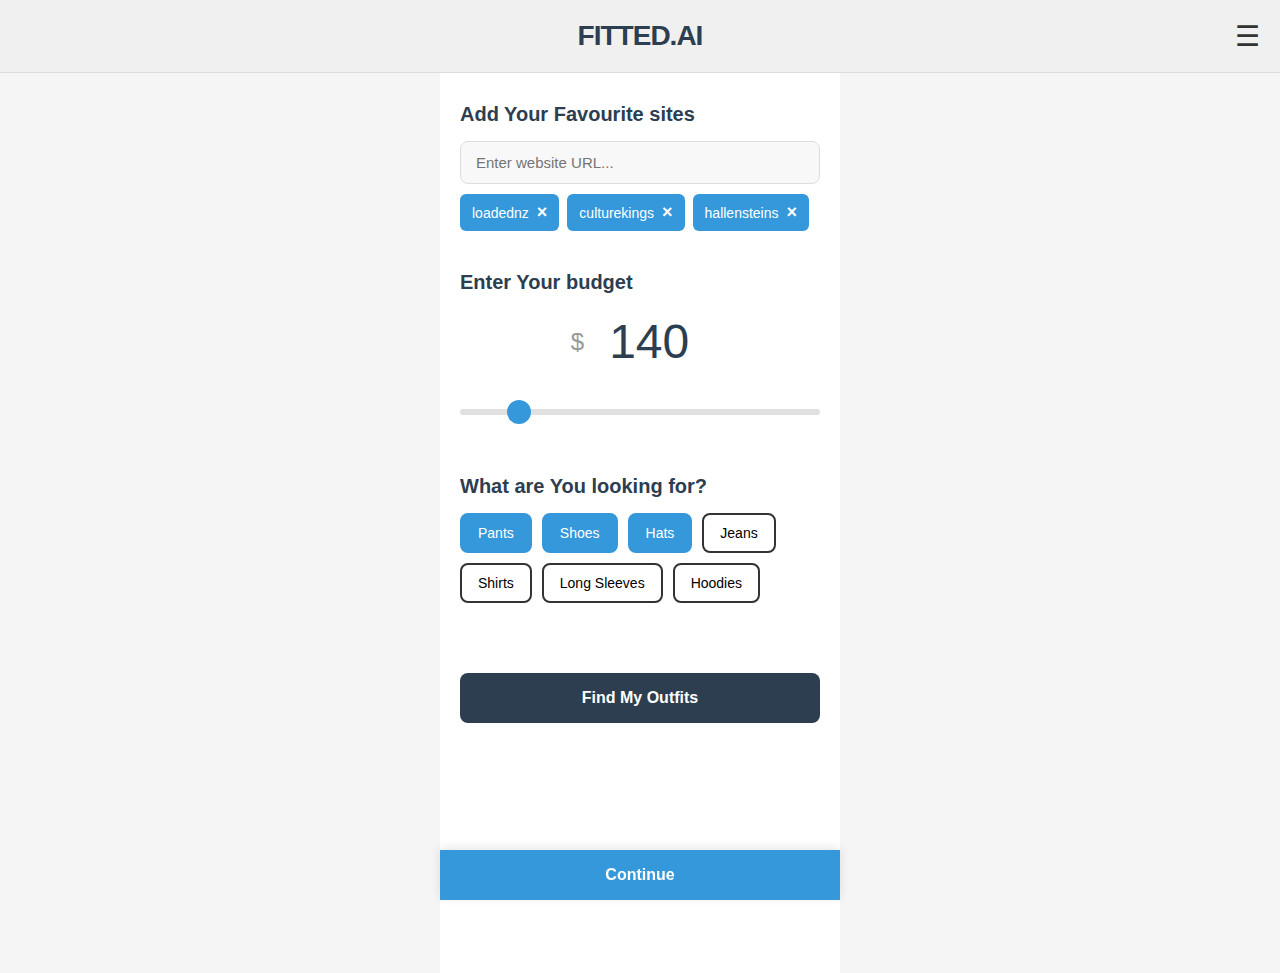
<file: settings.html>
<!DOCTYPE html>
<html lang="en">
<head>
    <meta charset="UTF-8">
    <meta name="viewport" content="width=device-width, initial-scale=1.0">
    <title>FITTED.AI - Settings</title>
    <style>
        * {
            margin: 0;
            padding: 0;
            box-sizing: border-box;
        }

        body {
            font-family: -apple-system, BlinkMacSystemFont, 'Segoe UI', Roboto, Oxygen, Ubuntu, Cantarell, sans-serif;
            background-color: #f5f5f5;
            color: #333;
        }

        .header {
            background-color: #f0f0f0;
            padding: 20px;
            display: flex;
            justify-content: center;
            align-items: center;
            border-bottom: 1px solid #ddd;
            position: relative;
        }

        .logo {
            font-size: 28px;
            font-weight: 900;
            letter-spacing: -1px;
            color: #2c3e50;
        }

        .menu-icon {
            font-size: 28px;
            cursor: pointer;
            position: absolute;
            right: 20px;
        }

        .container {
            max-width: 400px;
            margin: 0 auto;
            padding: 30px 20px;
            background-color: white;
            min-height: 100vh;
            padding-bottom: 100px;
        }

        .section {
            margin-bottom: 40px;
        }

        .section-title {
            font-size: 20px;
            font-weight: 600;
            margin-bottom: 15px;
            color: #2c3e50;
        }

        .input-wrapper {
            position: relative;
            width: 100%;
        }

        .input-field {
            width: 100%;
            padding: 12px 15px;
            border: 1px solid #ddd;
            border-radius: 8px;
            font-size: 15px;
            margin-bottom: 10px;
            background-color: #f8f8f8;
            transition: border-color 0.2s;
        }

        .input-field:focus {
            outline: none;
            border-color: #3498db;
            background-color: white;
        }

        .suggestions-list {
            position: absolute;
            top: 100%;
            left: 0;
            right: 0;
            max-height: 220px;
            overflow-y: auto;
            background: white;
            border: 1px solid #ddd;
            border-top: none;
            border-radius: 0 0 8px 8px;
            box-shadow: 0 6px 12px rgba(0,0,0,0.1);
            z-index: 1000;
            display: none;
        }

        .suggestion-item {
            padding: 12px 15px;
            font-size: 15px;
            cursor: pointer;
            border-bottom: 1px solid #eee;
        }

        .suggestion-item:hover {
            background-color: #f0f8ff;
        }

        .tags-container {
            display: flex;
            flex-wrap: wrap;
            gap: 8px;
            margin-bottom: 15px;
        }

        .tag {
            background-color: #3498db;
            color: white;
            padding: 8px 12px;
            border-radius: 6px;
            font-size: 14px;
            display: flex;
            align-items: center;
            gap: 8px;
            cursor: pointer;
            transition: background-color 0.2s;
        }

        .tag:hover {
            background-color: #2980b9;
        }

        .tag .remove {
            font-weight: bold;
            font-size: 18px;
        }

        .budget-input-container {
            display: flex;
            align-items: center;
            justify-content: center;
            margin: 20px 0;
            cursor: text;
        }

        .budget-display {
            font-size: 48px;
            font-weight: 300;
            color: #2c3e50;
            min-width: 120px;
            text-align: center;
        }

        .budget-display:focus {
            outline: 2px solid #3498db;
            border-radius: 4px;
        }

        .currency-symbol {
            font-size: 24px;
            color: #999;
            margin-right: 5px;
        }

        .budget-slider {
            width: 100%;
            height: 6px;
            border-radius: 3px;
            background: #e0e0e0;
            outline: none;
            -webkit-appearance: none;
            margin: 20px 0;
        }

        .budget-slider::-webkit-slider-thumb {
            -webkit-appearance: none;
            appearance: none;
            width: 24px;
            height: 24px;
            border-radius: 50%;
            background: #3498db;
            cursor: pointer;
        }

        .budget-slider::-moz-range-thumb {
            width: 24px;
            height: 24px;
            border-radius: 50%;
            background: #3498db;
            cursor: pointer;
            border: none;
        }

        .category-buttons {
            display: flex;
            flex-wrap: wrap;
            gap: 10px;
        }

        .category-btn {
            background-color: white;
            border: 2px solid #333;
            padding: 10px 16px;
            border-radius: 8px;
            font-size: 14px;
            font-weight: normal;
            cursor: pointer;
            transition: all 0.2s;
        }

        .category-btn.active {
            background-color: #3498db;
            border-color: #3498db;
            color: white;
        }

        .category-btn:hover {
            background-color: #f8f8f8;
        }

        .category-btn.active:hover {
            background-color: #2980b9;
        }

        .save-btn {
            width: 100%;
            background-color: #2c3e50;
            color: white;
            border: none;
            padding: 16px;
            border-radius: 8px;
            font-size: 16px;
            font-weight: 600;
            cursor: pointer;
            transition: background-color 0.2s;
            margin-top: 30px;
            position: relative;
        }

        .save-btn:hover {
            background-color: #1a252f;
        }

        .continue-btn {
            position: fixed;
            bottom: 0;
            left: 0;
            right: 0;
            max-width: 400px;
            margin: 0 auto;
            background-color: #3498db;
            color: white;
            border: none;
            padding: 16px;
            border-radius: 0;
            font-size: 16px;
            font-weight: 600;
            cursor: pointer;
            transition: background-color 0.2s;
            box-shadow: 0 -2px 10px rgba(0,0,0,0.1);
            z-index: 100;
        }

        .continue-btn:hover {
            background-color: #2980b9;
        }

        .save-btn.loading {
            opacity: 0.7;
            cursor: not-allowed;
        }

        .save-btn.loading::after {
            content: '';
            position: absolute;
            right: 16px;
            top: 50%;
            transform: translateY(-50%);
            width: 20px;
            height: 20px;
            border: 2px solid #fff;
            border-top: 2px solid transparent;
            border-radius: 50%;
            animation: spin 1s linear infinite;
        }

        @keyframes spin {
            to { transform: translateY(-50%) rotate(360deg); }
        }

        /* Results Modal */
        .modal {
            position: fixed;
            top: 0;
            left: 0;
            width: 100%;
            height: 100%;
            background: rgba(0,0,0,0.8);
            display: none;
            align-items: center;
            justify-content: center;
            z-index: 9999;
        }

        .modal-content {
            background: white;
            max-width: 90%;
            max-height: 90%;
            overflow-y: auto;
            padding: 20px;
            border-radius: 12px;
            font-size: 15px;
            line-height: 1.5;
        }

        .modal-content pre {
            white-space: pre-wrap;
            font-family: inherit;
        }

        .close-modal {
            float: right;
            font-size: 28px;
            cursor: pointer;
            color: #999;
        }
    </style>
</head>
<body>
    <div class="header">
        <div class="logo">FITTED.AI</div>
        <div class="menu-icon">☰</div>
    </div>

    <div class="container">
        <!-- Favourite Sites Section -->
        <div class="section">
            <h2 class="section-title">Add Your Favourite sites</h2>
            <div class="input-wrapper">
                <input type="text" class="input-field" id="site-input" placeholder="Enter website URL..." autocomplete="off">
                <div class="suggestions-list" id="suggestions-list"></div>
            </div>
            <div class="tags-container" id="sites-tags"></div>
        </div>

        <!-- Budget Section -->
        <div class="section">
            <h2 class="section-title">Enter Your budget</h2>
            <div class="budget-input-container">
                <span class="currency-symbol">$</span>
                <div class="budget-display" id="budget-display" contenteditable="true">140</div>
            </div>
            <input type="range" min="0" max="1000" value="140" class="budget-slider" id="budget-slider">
        </div>

        <!-- Categories Section -->
        <div class="section">
            <h2 class="section-title">What are You looking for?</h2>
            <div class="category-buttons" id="categories">
                <button class="category-btn active" data-category="pants">Pants</button>
                <button class="category-btn active" data-category="shoes">Shoes</button>
                <button class="category-btn active" data-category="hats">Hats</button>
                <button class="category-btn" data-category="jeans">Jeans</button>
                <button class="category-btn" data-category="shirts">Shirts</button>
                <button class="category-btn" data-category="long-sleeves">Long Sleeves</button>
                <button class="category-btn" data-category="hoodies">Hoodies</button>
            </div>
        </div>

        <button class="save-btn" id="save-btn">Find My Outfits</button>
    </div>

    <button class="continue-btn" id="continue-btn">Continue</button>

    <!-- Results Modal -->
    <div class="modal" id="results-modal">
        <div class="modal-content">
            <span class="close-modal" id="close-modal">×</span>
            <pre id="results-text"></pre>
        </div>
    </div>

    <script>
        // ←←←←←←←←←←←←←←←←←←←←←←←←←←←←←←←←←←←←←←←←←←←←←←←←←←
        // CHANGE THIS TO YOUR ACTUAL WORKER URL
        const WORKER_URL = "https://fitted.aihighstakes.workers.dev"; // ← UPDATE THIS!
        // ←←←←←←←←←←←←←←←←←←←←←←←←←←←←←←←←←←←←←←←←←←←←←←←←←←

        const SettingsManager = (function () {
            const siteMap = {
                "https://www.culturekings.co.nz": "culturekings",
                "https://www.max.co.nz": "max",
                "https://www.kookai.co.nz": "kookai",
                "https://www.moochi.co.nz": "moochi",
                "https://www.barkersonline.co.nz": "barkersonline",
                "https://deadlyponies.com": "deadlyponies",
                "https://www.empireskate.co.nz": "empireskate",
                "https://www.federation.co.nz": "federation",
                "https://www.isleofeden.co.nz": "isleofeden",
                "https://www.karenwalker.com": "karenwalker",
                "https://rembrandt.co.nz": "rembrandt",
                "https://loadednz.com": "loadednz",
                "https://www.hallensteins.com": "hallensteins"
            };

            let settings = {
                sites: ['loadednz', 'culturekings', 'hallensteins'],
                fullUrls: ['https://loadednz.com', 'https://www.culturekings.co.nz', 'https://www.hallensteins.com'],
                budget: 140,
                categories: ['pants', 'shoes', 'hats']
            };

            const input = document.getElementById('site-input');
            const suggestionsList = document.getElementById('suggestions-list');
            const tagsContainer = document.getElementById('sites-tags');
            const budgetDisplay = document.getElementById('budget-display');
            const budgetSlider = document.getElementById('budget-slider');

            function updateBudget(value) {
                value = Math.max(0, Math.min(1000, parseInt(value) || 0));
                settings.budget = value;
                budgetDisplay.textContent = value;
                budgetSlider.value = value;
            }

            function renderSites() {
                tagsContainer.innerHTML = '';
                settings.sites.forEach((name, idx) => {
                    const tag = document.createElement('div');
                    tag.className = 'tag';
                    tag.innerHTML = `${name} <span class="remove">×</span>`;
                    tag.onclick = () => {
                        settings.sites.splice(idx, 1);
                        settings.fullUrls.splice(idx, 1);
                        renderSites();
                    };
                    tagsContainer.appendChild(tag);
                });
            }

            function showSuggestions(query) {
                suggestionsList.innerHTML = '';
                if (!query.trim()) {
                    suggestionsList.style.display = 'none';
                    return;
                }

                const matches = Object.entries(siteMap)
                    .filter(([url, name]) => name.toLowerCase().includes(query.toLowerCase()))
                    .slice(0, 8);

                if (matches.length === 0) {
                    suggestionsList.style.display = 'none';
                    return;
                }

                matches.forEach(([url, name]) => {
                    const item = document.createElement('div');
                    item.className = 'suggestion-item';
                    item.textContent = name;
                    item.onclick = () => {
                        if (!settings.sites.includes(name)) {
                            settings.sites.push(name);
                            settings.fullUrls.push(url);
                            renderSites();
                        }
                        input.value = '';
                        suggestionsList.style.display = 'none';
                    };
                    suggestionsList.appendChild(item);
                });

                suggestionsList.style.display = 'block';
            }

            // Hide suggestions when clicking outside
            document.addEventListener('click', e => {
                if (!input.contains(e.target) && !suggestionsList.contains(e.target)) {
                    suggestionsList.style.display = 'none';
                }
            });

            return {
                init: function () {
                    renderSites();

                    input.addEventListener('input', e => showSuggestions(e.target.value));
                    input.addEventListener('focus', () => input.value && showSuggestions(input.value));

                    budgetSlider.addEventListener('input', e => updateBudget(e.target.value));
                    budgetDisplay.addEventListener('input', e => {
                        const val = e.target.textContent.replace(/[^0-9]/g, '');
                        e.target.textContent = val;
                        updateBudget(val);
                    });
                    budgetDisplay.addEventListener('keydown', e => {
                        if (e.key === 'Enter') {
                            e.preventDefault();
                            budgetDisplay.blur();
                        }
                    });
                    budgetDisplay.addEventListener('focus', function () {
                        const range = document.createRange();
                        const sel = window.getSelection();
                        range.selectNodeContents(this);
                        range.collapse(false);
                        sel.removeAllRanges();
                        sel.addRange(range);
                    });
                },
                getSettings: function () {
                    const activeCategories = Array.from(document.querySelectorAll('.category-btn.active'))
                        .map(btn => btn.dataset.category);
                    settings.categories = activeCategories;

                    return {
                        sites: settings.fullUrls,
                        budget: settings.budget,
                        search_items: activeCategories.join(', ')
                    };
                }
            };
        })();

        SettingsManager.init();

        // Category toggle
        document.querySelectorAll('.category-btn').forEach(btn => {
            btn.addEventListener('click', () => btn.classList.toggle('active'));
        });

        // === SEND TO YOUR CLOUDFLARE WORKER ===
        document.getElementById('save-btn').addEventListener('click', async () => {
            const btn = document.getElementById('save-btn');
            const modal = document.getElementById('results-modal');
            const resultsText = document.getElementById('results-text');

            btn.classList.add('loading');
            btn.textContent = "Building outfits…";

            try {
                const payload = SettingsManager.getSettings();

                const res = await fetch(WORKER_URL, {
                    method: 'POST',
                    headers: { 'Content-Type': 'application/json' },
                    body: JSON.stringify(payload)
                });

                if (!res.ok) throw new Error(`Worker returned ${res.status}`);

                const data = await res.json();
                
                // Store data in sessionStorage and redirect to index.html
                sessionStorage.setItem('outfitData', JSON.stringify(data));
                window.location.href = 'explore.html';
            } catch (err) {
                resultsText.textContent = `Error: ${err.message}\n\nCheck your Worker URL and try again.`;
                modal.style.display = 'flex';
                btn.classList.remove('loading');
                btn.textContent = "Find My Outfits";
            }
        });

        // Close modal
        document.getElementById('close-modal').onclick = () => document.getElementById('results-modal').style.display = 'none';
        window.onclick = e => { if (e.target === document.getElementById('results-modal')) document.getElementById('results-modal').style.display = 'none'; };

        // Continue button
        document.getElementById('continue-btn').addEventListener('click', async () => {
            const btn = document.getElementById('save-btn');
            btn.click(); // Trigger the save button's click event
        });
    </script>
</body>
</html>
</file>
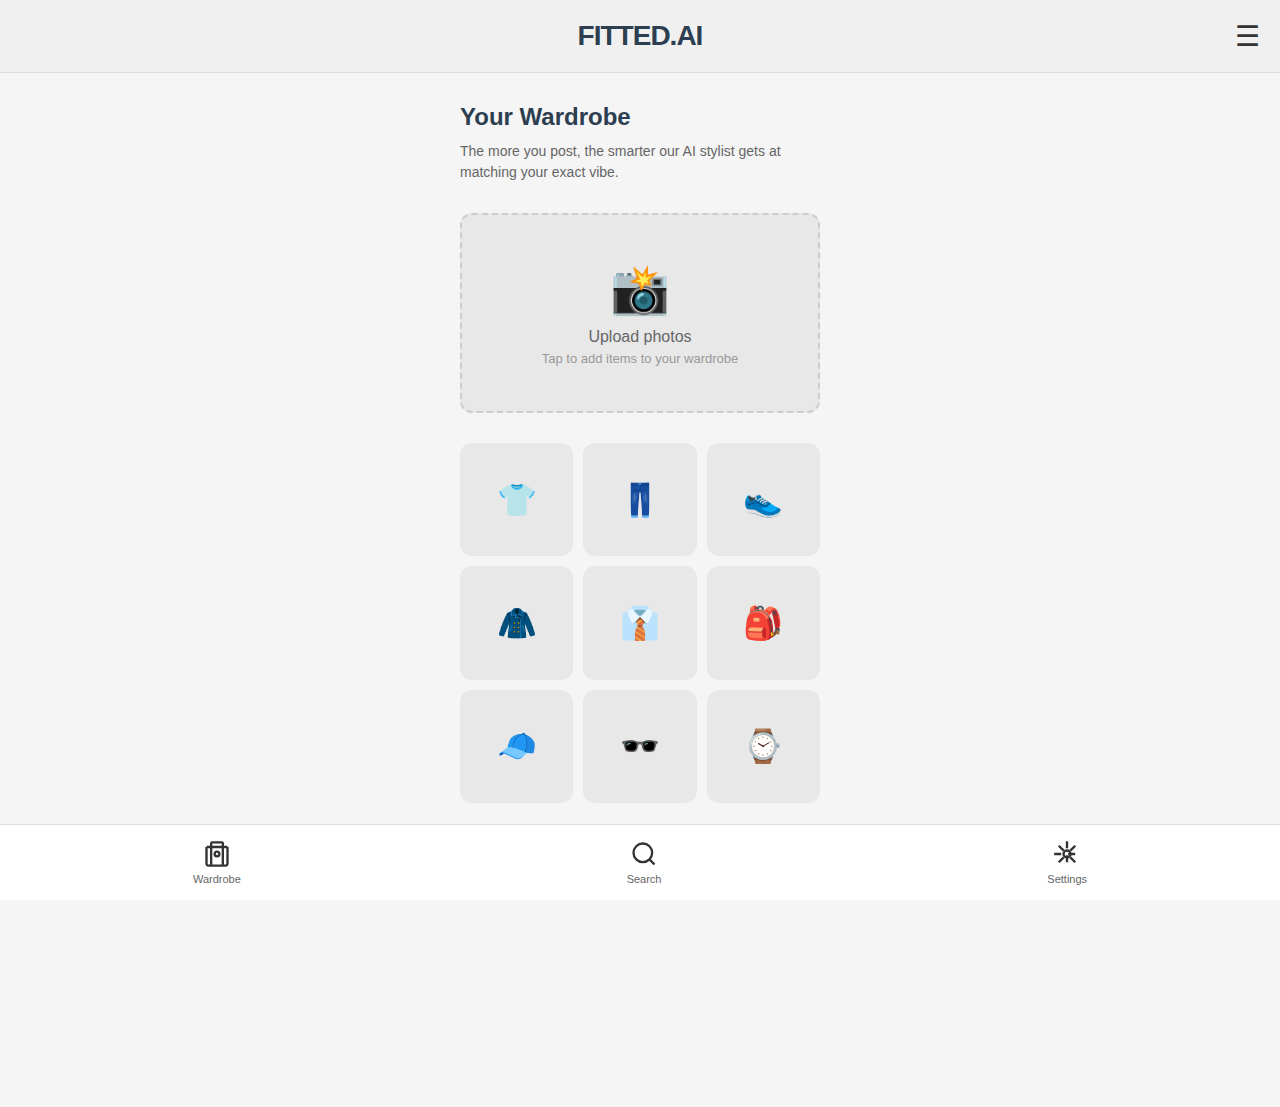
<file: wardrobe.html>
<!DOCTYPE html>
<html lang="en">
<head>
    <meta charset="UTF-8">
    <meta name="viewport" content="width=device-width, initial-scale=1.0">
    <title>FITTED.AI - Your Wardrobe</title>
    <style>
        * {
            margin: 0;
            padding: 0;
            box-sizing: border-box;
        }

        body {
            font-family: -apple-system, BlinkMacSystemFont, 'Segoe UI', Roboto, Oxygen, Ubuntu, Cantarell, sans-serif;
            background-color: #f5f5f5;
            color: #333;
            padding-bottom: 80px;
        }

        .header {
            background-color: #f0f0f0;
            padding: 20px;
            display: flex;
            justify-content: center;
            align-items: center;
            border-bottom: 1px solid #ddd;
            position: relative;
        }

        .logo {
            font-size: 28px;
            font-weight: 900;
            letter-spacing: -1px;
            color: #2c3e50;
        }

        .menu-icon {
            font-size: 28px;
            cursor: pointer;
            position: absolute;
            right: 20px;
        }

        .container {
            max-width: 400px;
            margin: 0 auto;
            padding: 30px 20px;
            min-height: calc(100vh - 140px);
            padding-bottom: 120px;
        }

        .title {
            font-size: 24px;
            font-weight: 600;
            margin-bottom: 10px;
            color: #2c3e50;
        }

        .subtitle {
            font-size: 14px;
            font-weight: 300;
            color: #666;
            line-height: 1.5;
            margin-bottom: 30px;
        }

        .upload-area {
            width: 100%;
            height: 200px;
            background-color: #e8e8e8;
            border: 2px dashed #ccc;
            border-radius: 12px;
            display: flex;
            flex-direction: column;
            align-items: center;
            justify-content: center;
            cursor: pointer;
            transition: all 0.2s;
            margin-bottom: 30px;
        }

        .upload-area:hover {
            background-color: #e0e0e0;
            border-color: #999;
        }

        .upload-icon {
            font-size: 48px;
            margin-bottom: 10px;
            color: #999;
        }

        .upload-text {
            font-size: 16px;
            font-weight: 500;
            color: #666;
            margin-bottom: 5px;
        }

        .upload-subtext {
            font-size: 13px;
            color: #999;
        }

        .hidden-input {
            display: none;
        }

        .grid-container {
            display: grid;
            grid-template-columns: repeat(3, 1fr);
            gap: 10px;
            margin-bottom: 30px;
        }

        .grid-item {
            aspect-ratio: 1;
            background-color: #e8e8e8;
            border-radius: 12px;
            display: flex;
            align-items: center;
            justify-content: center;
            color: #ccc;
            font-size: 32px;
        }

        /* Footer Navigation */
        .footer-nav {
            position: fixed;
            bottom: 0;
            left: 0;
            right: 0;
            background-color: white;
            border-top: 1px solid #ddd;
            display: flex;
            justify-content: space-around;
            padding: 15px 0;
            z-index: 100;
        }

        .nav-item {
            display: flex;
            flex-direction: column;
            align-items: center;
            cursor: pointer;
            transition: all 0.2s;
        }

        .nav-item:hover {
            opacity: 0.7;
        }

        .nav-icon {
            width: 28px;
            height: 28px;
            margin-bottom: 5px;
        }

        .nav-label {
            font-size: 11px;
            color: #666;
        }

        /* Upload Modal */
        .upload-modal {
            position: fixed;
            top: 0;
            left: 0;
            width: 100%;
            height: 100%;
            background: rgba(0, 0, 0, 0.8);
            display: none;
            align-items: center;
            justify-content: center;
            z-index: 9999;
        }

        .upload-modal.active {
            display: flex;
        }

        .upload-modal-content {
            background: white;
            max-width: 90%;
            width: 350px;
            padding: 30px;
            border-radius: 12px;
            text-align: center;
        }

        .upload-modal-title {
            font-size: 20px;
            font-weight: 600;
            color: #2c3e50;
            margin-bottom: 15px;
        }

        .upload-modal-subtitle {
            font-size: 14px;
            font-weight: 300;
            color: #666;
            line-height: 1.6;
        }

        .upload-spinner {
            width: 50px;
            height: 50px;
            border: 4px solid #e0e0e0;
            border-top: 4px solid #3498db;
            border-radius: 50%;
            animation: spin 1s linear infinite;
            margin: 20px auto;
        }

        @keyframes spin {
            to { transform: rotate(360deg); }
        }

        .continue-btn {
            width: calc(100% - 40px);
            max-width: 360px;
            margin: 0 auto;
            display: block;
            background-color: white;
            color: #333;
            border: 2px solid #ddd;
            padding: 16px;
            border-radius: 8px;
            font-size: 16px;
            font-weight: 600;
            cursor: pointer;
            transition: all 0.2s;
            position: relative;
            left: 50%;
            transform: translateX(-50%);
            margin-bottom: 20px;
        }

        .continue-btn:hover {
            background-color: #f8f8f8;
            border-color: #ccc;
        }
    </style>
</head>
<body>
    <div class="header">
        <div class="logo">FITTED.AI</div>
        <div class="menu-icon">☰</div>
    </div>

    <div class="container">
        <h1 class="title">Your Wardrobe</h1>
        <p class="subtitle">The more you post, the smarter our AI stylist gets at matching your exact vibe.</p>

        <div class="upload-area" id="upload-area">
            <div class="upload-icon">📸</div>
            <div class="upload-text">Upload photos</div>
            <div class="upload-subtext">Tap to add items to your wardrobe</div>
        </div>
        <input type="file" id="file-input" class="hidden-input" accept="image/*" multiple>

        <div class="grid-container" id="grid-container">
            <div class="grid-item">👕</div>
            <div class="grid-item">👖</div>
            <div class="grid-item">👟</div>
            <div class="grid-item">🧥</div>
            <div class="grid-item">👔</div>
            <div class="grid-item">🎒</div>
            <div class="grid-item">🧢</div>
            <div class="grid-item">🕶️</div>
            <div class="grid-item">⌚</div>
        </div>

        <button class="continue-btn" id="continue-btn">Continue</button>
    </div>

    <!-- Upload Modal -->
    <div class="upload-modal" id="upload-modal">
        <div class="upload-modal-content">
            <div class="upload-spinner"></div>
            <h2 class="upload-modal-title">Image uploading</h2>
            <p class="upload-modal-subtitle">Our database is secure and private, your images will not be used maliciously.<br><br>Do not refresh this page!</p>
        </div>
    </div>

    <!-- Footer Navigation -->
    <div class="footer-nav">
        <div class="nav-item" id="nav-wardrobe">
            <svg class="nav-icon" viewBox="0 0 24 24" fill="none" stroke="currentColor" stroke-width="2">
                <path d="M7 2h10M7 2v20M17 2v20M3 6h18M3 6v14a2 2 0 002 2h14a2 2 0 002-2V6"/>
                <circle cx="12" cy="12" r="2"/>
            </svg>
            <span class="nav-label">Wardrobe</span>
        </div>

        <div class="nav-item" id="nav-search">
            <svg class="nav-icon" viewBox="0 0 24 24" fill="none" stroke="currentColor" stroke-width="2">
                <circle cx="11" cy="11" r="8"/>
                <path d="m21 21-4.35-4.35"/>
            </svg>
            <span class="nav-label">Search</span>
        </div>

        <div class="nav-item" id="nav-settings">
            <svg class="nav-icon" viewBox="0 0 24 24" fill="none" stroke="currentColor" stroke-width="2">
                <circle cx="12" cy="12" r="3"/>
                <path d="M12 1v6m0 6v6M1 12h6m6 0h6"/>
                <path d="m4.93 4.93 4.24 4.24m5.66 0 4.24-4.24M4.93 19.07l4.24-4.24m5.66 0 4.24 4.24"/>
            </svg>
            <span class="nav-label">Settings</span>
        </div>
    </div>

    <script>
        // Upload area click handler
        document.getElementById('upload-area').addEventListener('click', function() {
            document.getElementById('file-input').click();
        });

        // File input change handler
        document.getElementById('file-input').addEventListener('change', async function(e) {
            const files = Array.from(e.target.files);
            if (files.length === 0) return;
        
            const modal = document.getElementById('upload-modal');
            modal.classList.add('active');
            document.body.style.pointerEvents = 'none';
        
            // Get current master profile (could be empty on first upload)
            const previousProfiles = localStorage.getItem('masterStyleProfile') || "";
        
            for (const file of files) {
                const form = new FormData();
                form.append('image', file);
                form.append('previousProfiles', previousProfiles);
        
                try {
                    const res = await fetch('https://fitted.aihighstakes.workers.dev/upload', {
                        method: 'POST',
                        body: form
                    });
        
                    const data = await res.json();
        
                    if (data.success) {
                        // 1. Show image in first grid box
                        const firstBox = document.querySelector('.grid-item');
                        firstBox.innerHTML = `<img src="${data.imageUrl}" style="width:100%;height:100%;object-fit:cover;border-radius:12px;">`;
        
                        // 2. Save the actual GPT response
                        localStorage.setItem('masterStyleProfile', data.newMasterProfile);
        
                        // 3. Keep history of image URLs
                        const history = JSON.parse(localStorage.getItem('wardrobeImages') || '[]');
                        history.unshift(data.imageUrl);
                        localStorage.setItem('wardrobeImages', JSON.stringify(history));
                    } else {
                        alert('Upload failed: ' + (data.error || 'Unknown error'));
                    }
                } catch (err) {
                    console.error(err);
                    alert('Network error — check connection');
                }
            }
        
            modal.classList.remove('active');
            document.body.style.pointerEvents = 'auto';
            e.target.value = ''; // reset input
        });

        // Function to show upload modal (call this when actually uploading)
        function showUploadModal() {
            document.getElementById('upload-modal').classList.add('active');
        }

        // Function to hide upload modal (call this when upload completes)
        function hideUploadModal() {
            document.getElementById('upload-modal').classList.remove('active');
        }

        // Navigation handlers
        document.getElementById('nav-wardrobe').addEventListener('click', function() {
            // Already on wardrobe page
            console.log('Wardrobe clicked');
        });

        document.getElementById('nav-search').addEventListener('click', function() {
            window.location.href = 'settings.html';
        });

        document.getElementById('nav-settings').addEventListener('click', function() {
            window.location.href = 'settings.html';
        });

        // Continue button
        document.getElementById('continue-btn').addEventListener('click', function() {
            window.location.href = 'settings.html';
        });
    </script>
</body>
</html>
</file>
<file: styles.css>
/* styles.css - Shared styles for Fitted pages */
/* Custom Fonts - Satoshi */
@font-face {
  font-family: 'Satoshi';
  src: url('Satoshi-Regular.otf') format('opentype');
  font-weight: normal;
  font-style: normal;
  font-display: swap; /* Improves loading performance */
}

@font-face {
  font-family: 'Satoshi';
  src: url('Satoshi-Bold.otf') format('opentype');
  font-weight: bold;
  font-style: normal;
  font-display: swap;
}

body {
  margin: 0;
  font-family: 'Satoshi', -apple-system, BlinkMacSystemFont, 'Segoe UI', Roboto, sans-serif;
  background: #ffffff;
  color: #333;
  display: flex;
  flex-direction: column;
  align-items: center;
  padding-left: 1rem;   /* optional: keep side padding */
  padding-right: 1rem;
  padding-bottom: 1rem;
}

h1, h2, h3, h4, h5, h6,
strong, b,
.submit-btn,
.milestone-button,
.share-btn,
.leaderboard-btn {
  font-weight: bold; /* Ensures Satoshi-Bold is used */
}

/* Fitted Header - FULL WIDTH on all screens, no exceptions */
.fitted-header {
  width: 100vw;                    /* Full viewport width */
  height: 60px;
  background: white;
  border-bottom: 1px solid #eee;
  position: sticky;
  top: 0;
  left: 0;                         /* Ensure it starts at screen edge */
  z-index: 1000;
  box-sizing: border-box;
  margin: 0;                       /* Override any inherited margin */
  padding: 0;                      /* Clean slate */
}

.header-container {
  display: flex;
  justify-content: space-between;
  align-items: center;
  height: 100%;
  width: 100%;
  padding: 0 25px;                 /* 15px from left and right edges */
  box-sizing: border-box;
}

.logo-link {
  display: block;
  height: 25px;
  flex-shrink: 0;
}

.fitted-logo {
  height: 20px;
  width: auto;
  display: block;
}

.hamburger-menu {
  background: none;
  border: none;
  padding: 10px;
  cursor: pointer;
  color: #000;
  display: flex;
  align-items: center;
  justify-content: center;
  border-radius: 8px;
  flex-shrink: 0;
  transition: background 0.2s;
}

.hamburger-menu:hover {
  background: #f0f0f0;
}

.hamburger-menu svg {
  width: 24px;
  height: 24px;
}

.container {
  width: 100%;
  max-width: 420px;
  background: white;
  border-radius: 20px;
  margin-top: 0px;
}

header {
  text-align: center;
  padding: 1.5rem 1rem 1rem;
}

h1 {
  font-size: 1.8rem;
  margin: 0;
  font-weight: bold;
}

.subtitle {
  font-size: 1.2rem;
  margin: 0.5rem 0 1rem;
  font-weight: 600;
}

.prize-list {
  background: white;
  padding: 1.5rem;
  text-align: center;
}

.prize-item {
  display: flex;
  justify-content: space-between;
  padding: 0.8rem 0;
  border-bottom: 1px solid #eee;
  font-size: 1.1rem;
}

.prize-item:last-child {
  border-bottom: none;
}

.rank-label {
  color: #888;
}

.amount {
  font-weight: bold;
}

/* Soft shadow on the entire leaderboard container */
.leaderboard-section {
  margin-bottom: 2.5rem;          /* adds nice whitespace below the leaderboard */
  padding: 1.5rem 1rem;           /* optional: a bit more internal breathing room */
  background: white;
  border-radius: 16px;            /* softer corners to match modern feel */
  box-shadow: 0 8px 30px rgba(0, 0, 0, 0.08);   /* soft, subtle shadow */
}

.leaderboard-header {
  display: flex;
  justify-content: space-between;
  align-items: center;
  margin-bottom: 1rem;
}

.lb-title {
  font-size: 1.3rem;
  font-weight: bold;
}

.live-badge {
  display: inline-flex;
  align-items: center;
  background: white;
  color: #000;
  border: 2px solid #000;
  padding: 0.4rem 0.9rem;
  border-radius: 30px;
  font-size: 0.9rem;
  font-weight: bold;
  margin-bottom: 0.5rem;
}

.live-badge::before {
  content: "●";
  color: red;
  margin-right: 0.5rem;
  animation: pulse 1.5s infinite;
}

@keyframes pulse {
  0% { opacity: 1; }
  50% { opacity: 0.5; }
  100% { opacity: 1; }
}

/* Leaderboard table container */
.leaderboard-table {
  background: white;
  border-radius: 12px;
  
}

/* Restored table header */
.lb-header {
  background: #000;
  color: white;
  display: flex;
  padding: 0.9rem 1.2rem;
  font-weight: bold;
  border-radius: 12px 12px 0 0;
}

.lb-rank   { width: 20%; }
.lb-user   { width: 50%; }
.lb-refs   { width: 30%; text-align: right; }

/* Rows styled similarly to prize-item (clean, separated) */
.lb-row {
  display: flex;
  justify-content: space-between;
  align-items: center;
  padding: 0.9rem 1.2rem;
  border-bottom: 1px solid #eee;
  font-size: 1.1rem;
  transition: background 0.15s ease;
}

.lb-row:last-child {
  border-bottom: none;
}

.lb-row:hover {
  background: #f9f9f9;
}

/* Rank: grey, not bold */
.lb-rank-num {
  color: #888;                      /* grey like prize rank-label */
  font-weight: normal;              /* not bold */
  min-width: 70px;
  display: flex;
  align-items: center;
  gap: 0.6rem;                      /* space for crown + label */
}

/* Username */
.lb-user-name {
  flex: 1;
  padding: 0 1rem;
  font-weight: 500;
  color: #222;
}

/* Referrals: grey + bold */
.lb-refs-num {
  font-weight: bold;
  color: #666;                      /* grey */
  min-width: 60px;
  text-align: right;
}

.loading {
  text-align: center;
  padding: 2rem;
  color: #888;
}

.email-input {
  padding: 1rem;
  font-size: 1rem;
  border: 1px solid #ddd;
  border-radius: 12px;
  outline: none;
}

.email-input:focus {
  border-color: #ff4e4e;
}

.submit-btn {
  padding: 1rem;
  background: #000;
  color: white;
  font-weight: bold;
  font-size: 1.1rem;
  border: none;
  border-radius: 12px;
  cursor: pointer;
  transition: background 0.2s;
}

.submit-btn:hover {
  background: #333;
}

.submit-btn:disabled {
  background: #999;
  cursor: not-allowed;
}

.message {
  text-align: center;
  padding: 0.8rem;
  border-radius: 8px;
  font-weight: 600;
  margin-top: 0.5rem;
}

.success {
  background: #e6f7ee;
  color: #2e8b57;
}

.error {
  background: #ffe6e6;
  color: #c53030;
}

.gems-total {
  text-align: center;
  font-size: 1.4rem;
  font-weight: bold;
  margin-bottom: 1rem;
  color: #000;
}

.milestones {
  display: flex;
  flex-direction: column;
  gap: 1rem;
}

.milestone {
  display: flex;
  align-items: center;
  justify-content: space-between;
  padding: 1rem;
  background: white;
  border-radius: 12px;
  box-shadow: 0 2px 8px rgba(0,0,0,0.05);
}

.milestone-left {
  display: flex;
  align-items: center;
  gap: 1rem;
}

.milestone-check {
  font-size: 1.5rem;
}

.milestone-text {
  font-weight: 600;
}

.milestone-gems {
  display: flex;
  align-items: center;
  gap: 6px;
  font-weight: bold;
  min-width: 90px;
  justify-content: flex-end;
}

.gem-amount {
  font-size: 1.1em;
  min-width: 60px;
  text-align: right;
}

.small-gem {
  width: 24px;
  height: auto;
  object-fit: contain;
  vertical-align: middle;
}

.milestone-button {
  padding: 0.6rem 1.2rem;
  border-radius: 30px;
  font-weight: bold;
  font-size: 0.9rem;
  cursor: pointer;
}

.claimed {
  background: #e0e0e0;
  color: #999;
  cursor: default;
}

.claimable {
  background: #000;
  color: white;
}

.locked {
  background: #f0f0f0;
  color: #aaa;
  cursor: default;
}

.claim-feedback {
  text-align: center;
  margin-top: 0.5rem;
  font-weight: bold;
  color: #2e8b57;
}

footer {
  text-align: center;
  padding: 2rem 1rem;
  color: #888;
  font-size: 0.9rem;
}

a {
  color: #ff4e4e;
  text-decoration: none;
}

/* Hero Image Section */
.hero-section {
  position: relative;
  width: 100%;
  max-width: 420px;
  aspect-ratio: 5 / 7; /* Makes it taller (portrait-like) – adjust if needed */
  overflow: hidden;     /* Ensures cropped edges are clean */
  border-radius: 20px;
  margin: 0 auto;       /* Centers it if needed */
}

.hero-image {
  width: 100%;
  height: 100%;
  object-fit: cover;    /* Fills the container, crops edges without distortion */
  display: block;
}

/* Big prize number */
.hero-grand-prize {
  position: absolute;
  top: 20%;             /* Adjusted to sit nicely above the button */
  left: 50%;
  transform: translateX(-50%);
  z-index: 2;
  text-align: center;
}

/* Overlay wrapper for the Participate Now button */
.hero-text-overlay {
  position: absolute;
  bottom: 15%;          /* Pushes the button toward the bottom of the image */
  left: 50%;
  transform: translateX(-50%);
  text-align: center;
  width: 90%;
  z-index: 2;
}

/* The Participate Now button – solid black with shine */
.hero-participate-btn {
  position: relative;
  background: #000000;  /* Solid black – no glass */
  border: none;         /* No border for clean look */
  border-radius: 8px;
  padding: 1rem 2.5rem;
  font-size: 1.3rem;
  font-weight: 700;
  color: white;
  cursor: pointer;
  box-shadow: 0 8px 32px rgba(0,0,0,0.4);
  overflow: hidden;
  transition: all 0.3s ease;
  animation: float 3.8s ease-in-out infinite; /* soft constant float */
  text-shadow: 0 2px 10px rgba(0,0,0,0.6);
  white-space: nowrap;
}

/* Hover: lift higher + stronger shadow + slight scale */
.hero-participate-btn:hover {
  transform: translateY(-8px) scale(1.06);
  box-shadow: 0 20px 50px rgba(0,0,0,0.5);
  background: #111111; /* slightly lighter black on hover */
}

/* Floating animation – gentle up/down */
@keyframes float {
  0%, 100% {
    transform: translateY(0);
  }
  50% {
    transform: translateY(-10px);
  }
}

/* Shine effect on the button (kept for premium feel) */
.hero-participate-btn::before {
  content: '';
  position: absolute;
  top: -50%;
  left: -50%;
  width: 200%;
  height: 200%;
  background: linear-gradient(
    120deg,
    transparent 30%,
    rgba(255, 255, 255, 0.25) 50%,  /* softer shine on black */
    transparent 70%
  );
  transform: translateX(-100%);
  animation: shine 5s infinite linear;
  pointer-events: none;
  z-index: 1;
}

@keyframes shine {
  0% {
    transform: translateX(-100%);
  }
  100% {
    transform: translateX(100%);
  }
}

/* Ensure button text stays above shine */
.hero-participate-btn {
  position: relative;
  z-index: 2;
}

/* Big prize number styling (unchanged) */
.grand-prize-number {
  font-size: 1.5rem;
  font-weight: bold;
  color: white;
  margin: 0;
  line-height: 1;
  text-shadow:
    0 4px 12px rgba(0,0,0,0.3),
    0 0 20px rgba(0,0,0,0.1);
  letter-spacing: 2px;
}

/* Center the subtitle and place the gem before the text */
.subtitle-with-gem {
  display: flex;
  align-items: center;
  justify-content: center;
  gap: 0.5rem; /* Space between gem and text */
  margin-top: 0.5rem;
  font-size: 1.2rem; /* Matches your usual subtitle size */
}

.small-gem {
  width: 32px;        /* Adjust size as needed */
  height: auto;
  object-fit: contain;
}

/* Ensure the paragraph has no extra margin that breaks alignment */
.subtitle-with-gem .subtitle {
  margin: 0;
  font-weight: 600;
}

/* Unified Auth Section (merged join + check) */
.unified-auth-section {
  padding: 1.5rem 1rem;
  background: linear-gradient(to bottom, #f9f9f9, #f0f8ff);
  border-top: 1px solid #eee;
  border-bottom: 1px solid #eee;
  border-radius: 20px;
}

.auth-title {
  font-size: 1.3rem;
  font-weight: bold;
  text-align: center;
  margin-bottom: 0.5rem;
}

.auth-subtitle {
  text-align: center;
  color: #666;
  font-size: 0.95rem;
  margin-bottom: 1.5rem;
}

.auth-form {
  display: flex;
  flex-direction: column;
  gap: 1rem;
}

/* Reuse your existing .email-input and .submit-btn styles – they fit perfectly */
#auth-btn {
  margin-top: 0.5rem;
}

/* Make sure messages look good */
#auth-message {
  text-align: center;
  padding: 0.8rem;
  border-radius: 8px;
  font-weight: 600;
  margin-top: 0.5rem;
}
</file>
